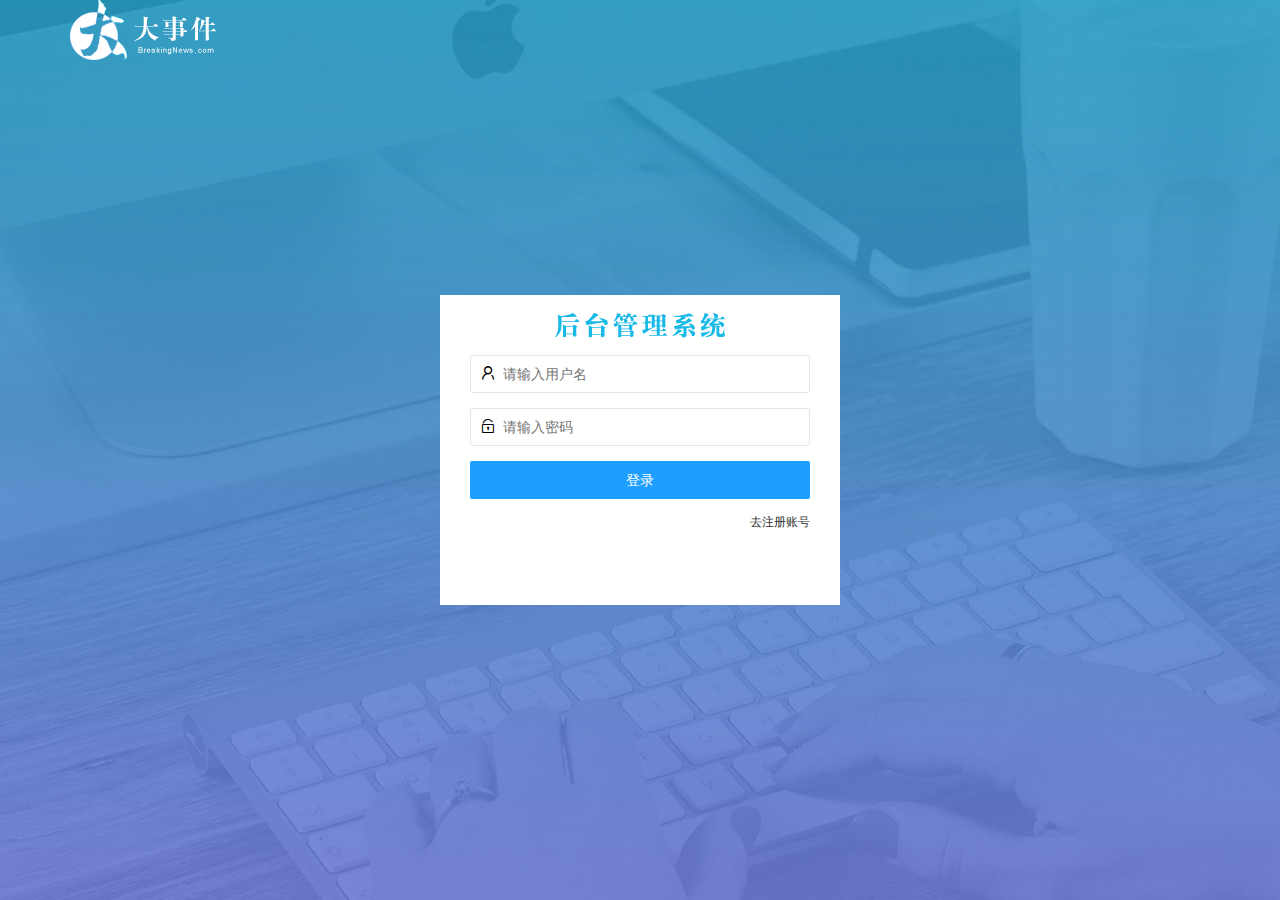
<file: login.html>
<!DOCTYPE html>
<html lang="en">

<head>
    <meta charset="UTF-8">
    <meta name="viewport" content="width=device-width, initial-scale=1.0">
    <title>大事件-登录/注册页面</title>
    <!-- 引入layui样式 -->
    <link rel="stylesheet" href="/assets/lib/layui/css/layui.css">
    <!-- 引入登录页面样式 -->
    <link rel="stylesheet" href="/assets/css/login.css">
</head>

<body>
    <!-- 顶部logo -->
    <div class="layui-main">
        <img src="/assets/images/logo.png" alt="">
    </div>
    <!-- 注册登录区域 -->
    <div class="loginAndRegBox">
        <!-- 登录注册标题 -->
        <div class="titleBox"></div>
            <!-- 登录区域 -->
            <div class="login-box">
                <!-- <h1>登录页面</h1> -->
                <form class="layui-form" id="form_login">
                    <!-- 用户名 -->
                    <div class="layui-form-item">
                        <i class="layui-icon layui-icon-username"></i>
                        <input type="text" name="username" required lay-verify="required" placeholder="请输入用户名"
                                autocomplete="off" class="layui-input">
                     </div>
                     <!-- 密码 -->
                    <div class="layui-form-item">
                        <i class="layui-icon layui-icon-password"></i>
                            <input type="text" name="password" required lay-verify="required|pwd" placeholder="请输入密码" autocomplete="off"
                                class="layui-input">
                    </div>
                    <!-- 登录按钮 -->
                    <div class="layui-form-item">
                        <button class="layui-btn layui-btn-fluid layui-btn-normal" lay-submit>登录</button>
                    </div>
                    <!-- a -->
                    <div class="layui-form-item links">
                        <a href="javascript:;" id="link_reg">去注册账号</a>
                    </div>
                </form>
            </div>
            <!-- 注册区域 -->
            <div class="reg-box">
                <!-- <h1>注册页面</h1> -->
                <form class="layui-form" id="form_reg">
                    <!-- 用户名 -->
                    <div class="layui-form-item">
                        <i class="layui-icon layui-icon-username"></i>
                        <input type="text" name="username" required lay-verify="required" placeholder="请输入用户名" autocomplete="off"
                            class="layui-input">
                    </div>
                    <!-- 密码 -->
                    <div class="layui-form-item">
                        <i class="layui-icon layui-icon-password"></i>
                        <input type="password" name="password" required lay-verify="required|pwd|repwd" placeholder="请输入密码" autocomplete="off"
                            class="layui-input">
                    </div>
                    <!-- 再次确认 -->
                    <div class="layui-form-item">
                        <i class="layui-icon layui-icon-password"></i>
                        <input type="password" name="repassword" required lay-verify="required|pwd|repwd" placeholder="请再次确认密码" autocomplete="off"
                            class="layui-input">
                    </div>
                    <!-- 注册按钮 -->
                    <div class="layui-form-item">
                        <button class="layui-btn layui-btn-fluid layui-btn-normal" lay-submit>注册</button>
                    </div>
                    <!-- a -->
                    <div class="layui-form-item links">
                        <a href="javascript:;" id="link_login">去登录</a>
                    </div>
                </form>
                
            </div>
       
    </div>
    <!-- 引入layui.all.js -->
    <script src="/assets/lib/layui/layui.all.js"></script>
    <!-- 引入jquery -->
    <script src="/assets/lib/jquery.js"></script>
    <!-- 引入baseAPI.js -->
    <script src="/assets/js/baseAPI.js"></script>
    <!-- 引入login.js -->
    <script src="/assets/js/login.js"></script>
</body>

</html>
</file>
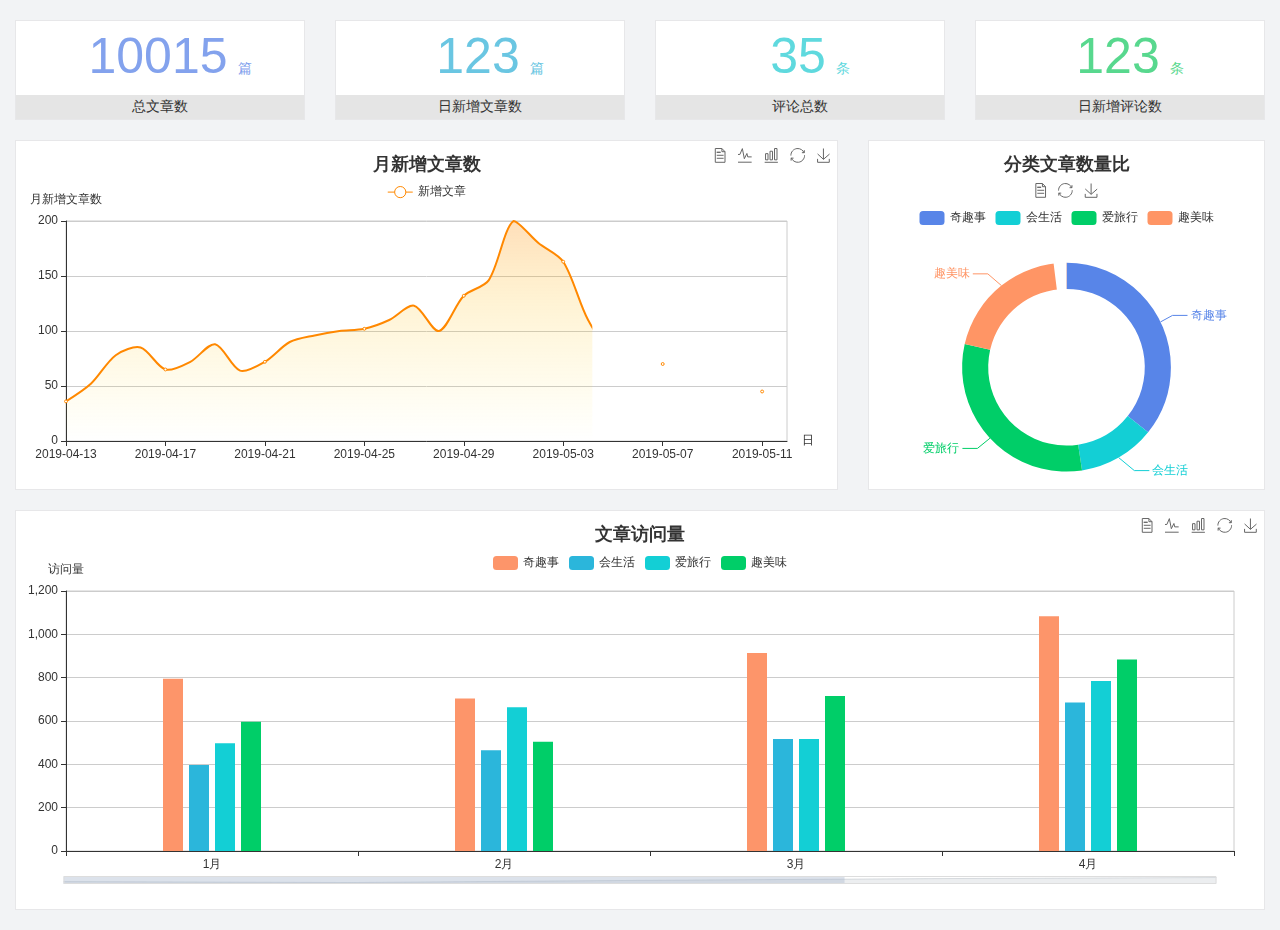
<file: home/dashboard.html>
<!DOCTYPE html>
<html lang="en">

<head>
  <meta charset="UTF-8">
  <meta name="viewport" content="width=device-width, initial-scale=1.0">
  <meta http-equiv="X-UA-Compatible" content="ie=edge">
  <title>图表统计</title>
  <link rel="stylesheet" href="../assets/lib/bootstrap.css" />
  <link rel="stylesheet" href="../assets/lib/main.css" />
  <script src="../assets/lib/jquery.js"></script>
  <script type="text/javascript" src="../assets/lib/echarts.min.js"></script>
</head>

<body>
  <div class="container-fluid">
    <div class="row spannel_list">
      <div class="col-sm-3 col-xs-6">
        <div class="spannel">
          <em>10015</em><span>篇</span>
          <b>总文章数</b>
        </div>
      </div>
      <div class="col-sm-3 col-xs-6">
        <div class="spannel scolor01">
          <em>123</em><span>篇</span>
          <b>日新增文章数</b>
        </div>
      </div>
      <div class="col-sm-3 col-xs-6">
        <div class="spannel scolor02">
          <em>35</em><span>条</span>
          <b>评论总数</b>
        </div>
      </div>
      <div class="col-sm-3 col-xs-6">
        <div class="spannel scolor03">
          <em>123</em><span>条</span>
          <b>日新增评论数</b>
        </div>
      </div>
    </div>
  </div>

  <div class="container-fluid">
    <div class="row curve-pie">
      <div class="col-lg-8 col-md-8">
        <div class="gragh_pannel" id="curve_show"></div>
      </div>
      <div class="col-lg-4 col-md-4">
        <div class="gragh_pannel" id="pie_show"></div>
      </div>
    </div>
  </div>

  <div class="container-fluid">
    <div class="column_pannel" id="column_show"></div>
  </div>

  <script>
    var oChart = echarts.init(document.getElementById('curve_show'));
    var aList_all = [
      { 'count': 36, 'date': '2019-04-13' },
      { 'count': 52, 'date': '2019-04-14' },
      { 'count': 78, 'date': '2019-04-15' },
      { 'count': 85, 'date': '2019-04-16' },
      { 'count': 65, 'date': '2019-04-17' },
      { 'count': 72, 'date': '2019-04-18' },
      { 'count': 88, 'date': '2019-04-19' },
      { 'count': 64, 'date': '2019-04-20' },
      { 'count': 72, 'date': '2019-04-21' },
      { 'count': 90, 'date': '2019-04-22' },
      { 'count': 96, 'date': '2019-04-23' },
      { 'count': 100, 'date': '2019-04-24' },
      { 'count': 102, 'date': '2019-04-25' },
      { 'count': 110, 'date': '2019-04-26' },
      { 'count': 123, 'date': '2019-04-27' },
      { 'count': 100, 'date': '2019-04-28' },
      { 'count': 132, 'date': '2019-04-29' },
      { 'count': 146, 'date': '2019-04-30' },
      { 'count': 200, 'date': '2019-05-01' },
      { 'count': 180, 'date': '2019-05-02' },
      { 'count': 163, 'date': '2019-05-03' },
      { 'count': 110, 'date': '2019-05-04' },
      { 'count': 80, 'date': '2019-05-05' },
      { 'count': 82, 'date': '2019-05-06' },
      { 'count': 70, 'date': '2019-05-07' },
      { 'count': 65, 'date': '2019-05-08' },
      { 'count': 54, 'date': '2019-05-09' },
      { 'count': 40, 'date': '2019-05-10' },
      { 'count': 45, 'date': '2019-05-11' },
      { 'count': 38, 'date': '2019-05-12' },
    ];

    let aCount = [];
    let aDate = [];

    for (var i = 0; i < aList_all.length; i++) {
      aCount.push(aList_all[i].count);
      aDate.push(aList_all[i].date);
    }

    var chartopt = {
      title: {
        text: '月新增文章数',
        left: 'center',
        top: '10'
      },
      tooltip: {
        trigger: 'axis'
      },
      legend: {
        data: ['新增文章'],
        top: '40'
      },
      toolbox: {
        show: true,
        feature: {
          mark: { show: true },
          dataView: { show: true, readOnly: false },
          magicType: { show: true, type: ['line', 'bar'] },
          restore: { show: true },
          saveAsImage: { show: true }
        }
      },
      calculable: true,
      xAxis: [
        {
          name: '日',
          type: 'category',
          boundaryGap: false,
          data: aDate
        }
      ],
      yAxis: [
        {
          name: '月新增文章数',
          type: 'value'
        }
      ],
      series: [
        {
          name: '新增文章',
          type: 'line',
          smooth: true,
          itemStyle: { normal: { areaStyle: { type: 'default' }, color: '#f80' }, lineStyle: { color: '#f80' } },
          data: aCount
        }],
      areaStyle: {
        normal: {
          color: new echarts.graphic.LinearGradient(0, 0, 0, 1, [{
            offset: 0,
            color: 'rgba(255,136,0,0.39)'
          }, {
            offset: .34,
            color: 'rgba(255,180,0,0.25)'
          }, {
            offset: 1,
            color: 'rgba(255,222,0,0.00)'
          }])

        }
      },
      grid: {
        show: true,
        x: 50,
        x2: 50,
        y: 80,
        height: 220
      }
    };

    oChart.setOption(chartopt);


    var oPie = echarts.init(document.getElementById('pie_show'));
    var oPieopt =
    {
      title: {
        top: 10,
        text: '分类文章数量比',
        x: 'center'
      },
      tooltip: {
        trigger: 'item',
        formatter: "{a} <br/>{b} : {c} ({d}%)"
      },
      color: ['#5885e8', '#13cfd5', '#00ce68', '#ff9565'],
      legend: {
        x: 'center',
        top: 65,
        data: ['奇趣事', '会生活', '爱旅行', '趣美味']
      },
      toolbox: {
        show: true,
        x: 'center',
        top: 35,
        feature: {
          mark: { show: true },
          dataView: { show: true, readOnly: false },
          magicType: {
            show: true,
            type: ['pie', 'funnel'],
            option: {
              funnel: {
                x: '25%',
                width: '50%',
                funnelAlign: 'left',
                max: 1548
              }
            }
          },
          restore: { show: true },
          saveAsImage: { show: true }
        }
      },
      calculable: true,
      series: [
        {
          name: '访问来源',
          type: 'pie',
          radius: ['45%', '60%'],
          center: ['50%', '65%'],
          data: [
            { value: 300, name: '奇趣事' },
            { value: 100, name: '会生活' },
            { value: 260, name: '爱旅行' },
            { value: 180, name: '趣美味' }
          ]
        }
      ]
    };
    oPie.setOption(oPieopt);



    var oColumn = this.echarts.init(document.getElementById('column_show'));
    var oColumnopt =
    {
      title: {
        text: '文章访问量',
        left: 'center',
        top: '10'
      },
      tooltip: {
        trigger: 'axis'
      },
      legend: {
        data: ['奇趣事', '会生活', '爱旅行', '趣美味'],
        top: '40'
      },
      toolbox: {
        show: true,
        feature: {
          mark: { show: true },
          dataView: { show: true, readOnly: false },
          magicType: { show: true, type: ['line', 'bar'] },
          restore: { show: true },
          saveAsImage: { show: true }
        }
      },
      calculable: true,
      xAxis: [
        {
          type: 'category',
          data: ['1月', '2月', '3月', '4月', '5月']
        }
      ],
      yAxis: [
        {
          name: '访问量',
          type: 'value'
        }
      ],
      series: [
        {
          name: '奇趣事',
          type: 'bar',
          barWidth: 20,
          itemStyle: {
            normal: { areaStyle: { type: 'default' }, color: '#fd956a' }
          },
          data: [800, 708, 920, 1090, 1200]
        },
        {
          name: '会生活',
          type: 'bar',
          barWidth: 20,
          itemStyle: {
            normal: { areaStyle: { type: 'default' }, color: '#2bb6db' }
          },
          data: [400, 468, 520, 690, 800]
        },
        {
          name: '爱旅行',
          type: 'bar',
          barWidth: 20,
          itemStyle: {
            normal: { areaStyle: { type: 'default' }, color: '#13cfd5' }
          },
          data: [500, 668, 520, 790, 900]
        },
        {
          name: '趣美味',
          type: 'bar',
          barWidth: 20,
          itemStyle: {
            normal: { areaStyle: { type: 'default' }, color: '#00ce68' }
          },
          data: [600, 508, 720, 890, 1000]
        }
      ],
      grid: {
        show: true,
        x: 50,
        x2: 30,
        y: 80,
        height: 260
      },
      dataZoom: [//给x轴设置滚动条
        {
          start: 0,//默认为0
          end: 100 - 1000 / 31,//默认为100
          type: 'slider',
          show: true,
          xAxisIndex: [0],
          handleSize: 0,//滑动条的 左右2个滑动条的大小
          height: 8,//组件高度
          left: 45, //左边的距离
          right: 50,//右边的距离
          bottom: 26,//右边的距离
          handleColor: '#ddd',//h滑动图标的颜色
          handleStyle: {
            borderColor: "#cacaca",
            borderWidth: "1",
            shadowBlur: 2,
            background: "#ddd",
            shadowColor: "#ddd",
          }
        }]
    };
    oColumn.setOption(oColumnopt);
  </script>
</body>

</html>
</file>
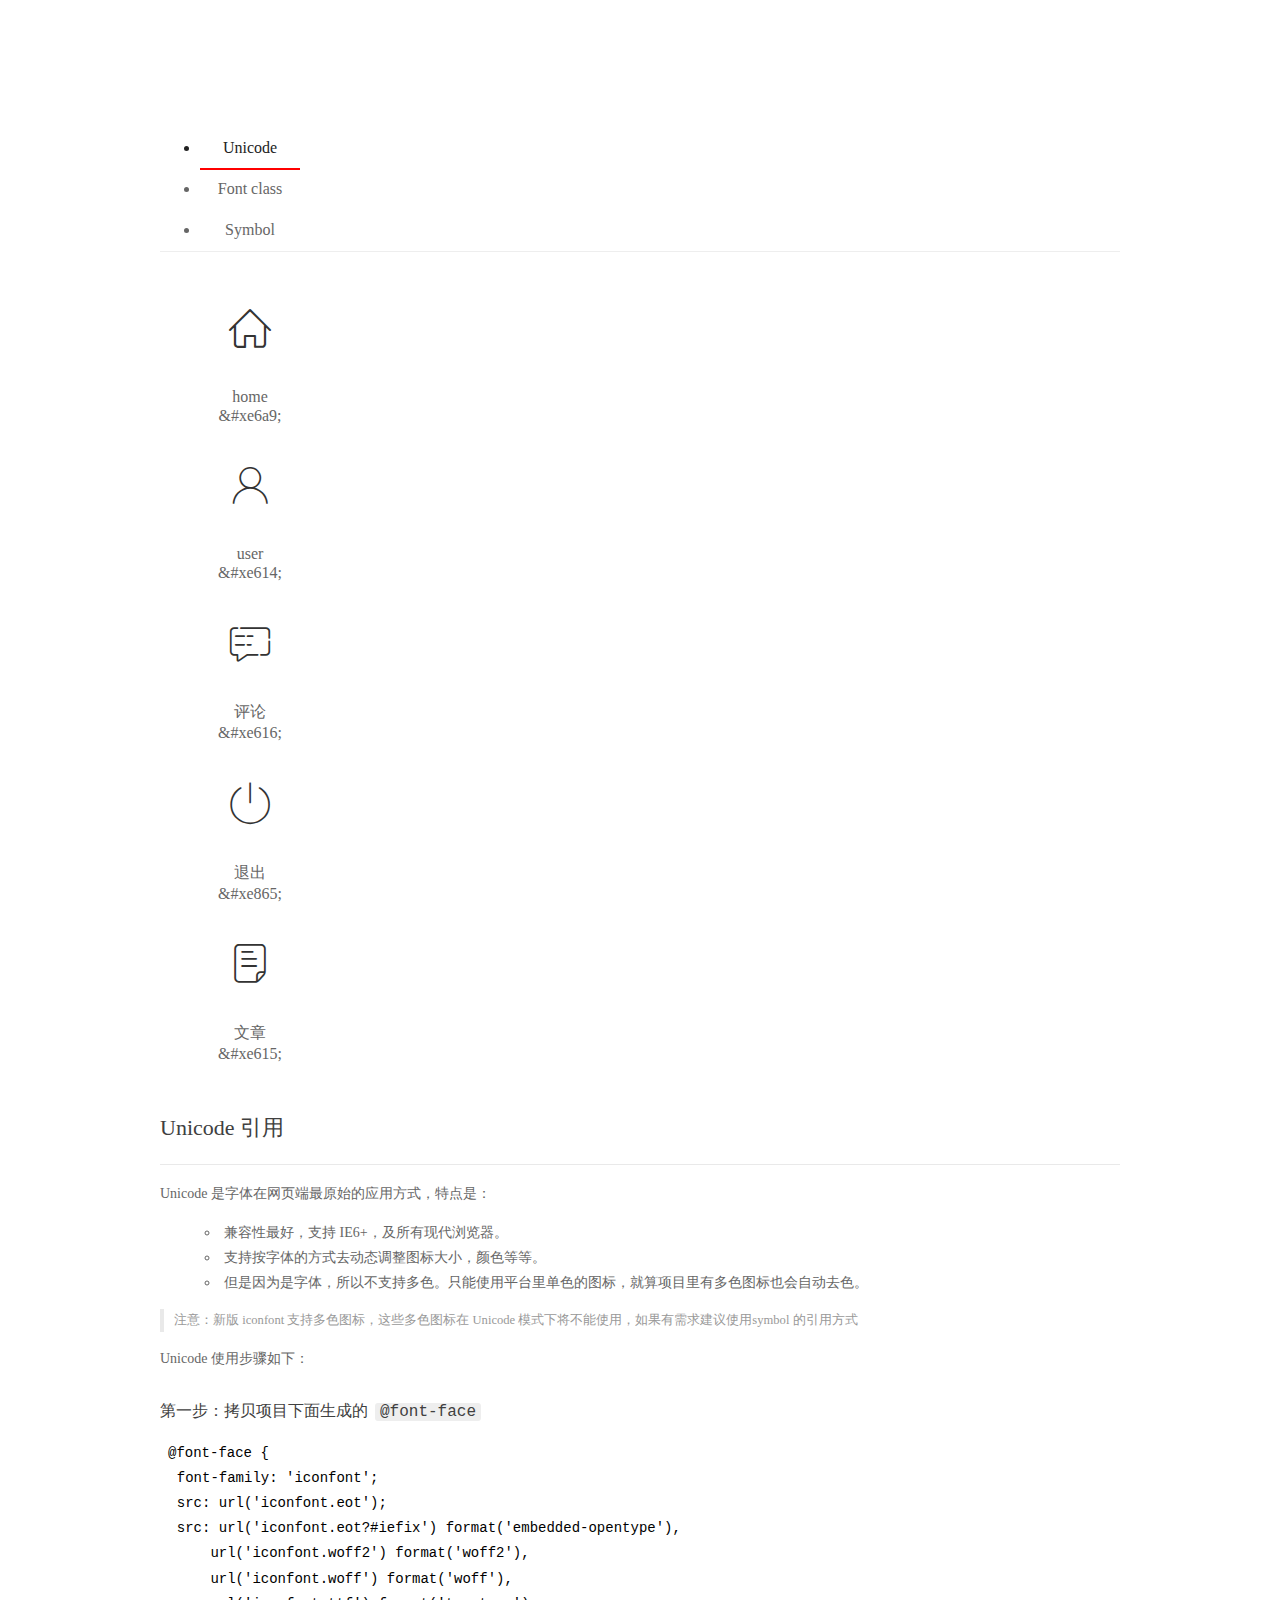
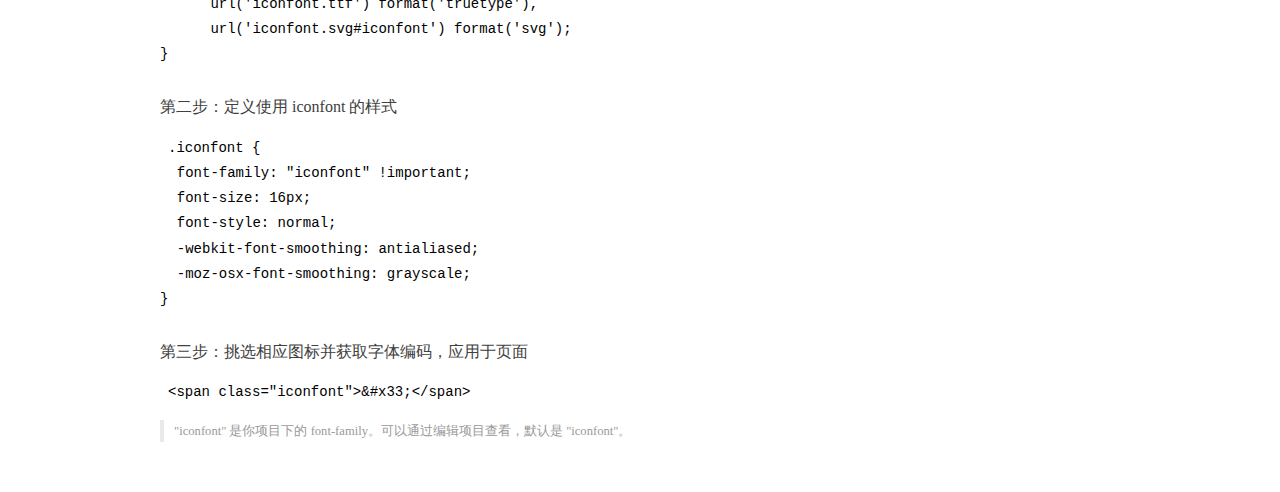
<file: assets/fonts/demo_index.html>
<!DOCTYPE html>
<html>
<head>
  <meta charset="utf-8"/>
  <title>IconFont Demo</title>
  <link rel="shortcut icon" href="https://gtms04.alicdn.com/tps/i4/TB1_oz6GVXXXXaFXpXXJDFnIXXX-64-64.ico" type="image/x-icon"/>
  <link rel="stylesheet" href="https://g.alicdn.com/thx/cube/1.3.2/cube.min.css">
  <link rel="stylesheet" href="demo.css">
  <link rel="stylesheet" href="iconfont.css">
  <script src="iconfont.js"></script>
  <!-- jQuery -->
  <script src="https://a1.alicdn.com/oss/uploads/2018/12/26/7bfddb60-08e8-11e9-9b04-53e73bb6408b.js"></script>
  <!-- 代码高亮 -->
  <script src="https://a1.alicdn.com/oss/uploads/2018/12/26/a3f714d0-08e6-11e9-8a15-ebf944d7534c.js"></script>
</head>
<body>
  <div class="main">
    <h1 class="logo"><a href="https://www.iconfont.cn/" title="iconfont 首页" target="_blank">&#xe86b;</a></h1>
    <div class="nav-tabs">
      <ul id="tabs" class="dib-box">
        <li class="dib active"><span>Unicode</span></li>
        <li class="dib"><span>Font class</span></li>
        <li class="dib"><span>Symbol</span></li>
      </ul>
      
    </div>
    <div class="tab-container">
      <div class="content unicode" style="display: block;">
          <ul class="icon_lists dib-box">
          
            <li class="dib">
              <span class="icon iconfont">&#xe6a9;</span>
                <div class="name">home</div>
                <div class="code-name">&amp;#xe6a9;</div>
              </li>
          
            <li class="dib">
              <span class="icon iconfont">&#xe614;</span>
                <div class="name">user</div>
                <div class="code-name">&amp;#xe614;</div>
              </li>
          
            <li class="dib">
              <span class="icon iconfont">&#xe616;</span>
                <div class="name">评论</div>
                <div class="code-name">&amp;#xe616;</div>
              </li>
          
            <li class="dib">
              <span class="icon iconfont">&#xe865;</span>
                <div class="name">退出</div>
                <div class="code-name">&amp;#xe865;</div>
              </li>
          
            <li class="dib">
              <span class="icon iconfont">&#xe615;</span>
                <div class="name">文章</div>
                <div class="code-name">&amp;#xe615;</div>
              </li>
          
          </ul>
          <div class="article markdown">
          <h2 id="unicode-">Unicode 引用</h2>
          <hr>

          <p>Unicode 是字体在网页端最原始的应用方式，特点是：</p>
          <ul>
            <li>兼容性最好，支持 IE6+，及所有现代浏览器。</li>
            <li>支持按字体的方式去动态调整图标大小，颜色等等。</li>
            <li>但是因为是字体，所以不支持多色。只能使用平台里单色的图标，就算项目里有多色图标也会自动去色。</li>
          </ul>
          <blockquote>
            <p>注意：新版 iconfont 支持多色图标，这些多色图标在 Unicode 模式下将不能使用，如果有需求建议使用symbol 的引用方式</p>
          </blockquote>
          <p>Unicode 使用步骤如下：</p>
          <h3 id="-font-face">第一步：拷贝项目下面生成的 <code>@font-face</code></h3>
<pre><code class="language-css"
>@font-face {
  font-family: 'iconfont';
  src: url('iconfont.eot');
  src: url('iconfont.eot?#iefix') format('embedded-opentype'),
      url('iconfont.woff2') format('woff2'),
      url('iconfont.woff') format('woff'),
      url('iconfont.ttf') format('truetype'),
      url('iconfont.svg#iconfont') format('svg');
}
</code></pre>
          <h3 id="-iconfont-">第二步：定义使用 iconfont 的样式</h3>
<pre><code class="language-css"
>.iconfont {
  font-family: "iconfont" !important;
  font-size: 16px;
  font-style: normal;
  -webkit-font-smoothing: antialiased;
  -moz-osx-font-smoothing: grayscale;
}
</code></pre>
          <h3 id="-">第三步：挑选相应图标并获取字体编码，应用于页面</h3>
<pre>
<code class="language-html"
>&lt;span class="iconfont"&gt;&amp;#x33;&lt;/span&gt;
</code></pre>
          <blockquote>
            <p>"iconfont" 是你项目下的 font-family。可以通过编辑项目查看，默认是 "iconfont"。</p>
          </blockquote>
          </div>
      </div>
      <div class="content font-class">
        <ul class="icon_lists dib-box">
          
          <li class="dib">
            <span class="icon iconfont icon-home"></span>
            <div class="name">
              home
            </div>
            <div class="code-name">.icon-home
            </div>
          </li>
          
          <li class="dib">
            <span class="icon iconfont icon-user"></span>
            <div class="name">
              user
            </div>
            <div class="code-name">.icon-user
            </div>
          </li>
          
          <li class="dib">
            <span class="icon iconfont icon-pinglun"></span>
            <div class="name">
              评论
            </div>
            <div class="code-name">.icon-pinglun
            </div>
          </li>
          
          <li class="dib">
            <span class="icon iconfont icon-tuichu"></span>
            <div class="name">
              退出
            </div>
            <div class="code-name">.icon-tuichu
            </div>
          </li>
          
          <li class="dib">
            <span class="icon iconfont icon-16"></span>
            <div class="name">
              文章
            </div>
            <div class="code-name">.icon-16
            </div>
          </li>
          
        </ul>
        <div class="article markdown">
        <h2 id="font-class-">font-class 引用</h2>
        <hr>

        <p>font-class 是 Unicode 使用方式的一种变种，主要是解决 Unicode 书写不直观，语意不明确的问题。</p>
        <p>与 Unicode 使用方式相比，具有如下特点：</p>
        <ul>
          <li>兼容性良好，支持 IE8+，及所有现代浏览器。</li>
          <li>相比于 Unicode 语意明确，书写更直观。可以很容易分辨这个 icon 是什么。</li>
          <li>因为使用 class 来定义图标，所以当要替换图标时，只需要修改 class 里面的 Unicode 引用。</li>
          <li>不过因为本质上还是使用的字体，所以多色图标还是不支持的。</li>
        </ul>
        <p>使用步骤如下：</p>
        <h3 id="-fontclass-">第一步：引入项目下面生成的 fontclass 代码：</h3>
<pre><code class="language-html">&lt;link rel="stylesheet" href="./iconfont.css"&gt;
</code></pre>
        <h3 id="-">第二步：挑选相应图标并获取类名，应用于页面：</h3>
<pre><code class="language-html">&lt;span class="iconfont icon-xxx"&gt;&lt;/span&gt;
</code></pre>
        <blockquote>
          <p>"
            iconfont" 是你项目下的 font-family。可以通过编辑项目查看，默认是 "iconfont"。</p>
        </blockquote>
      </div>
      </div>
      <div class="content symbol">
          <ul class="icon_lists dib-box">
          
            <li class="dib">
                <svg class="icon svg-icon" aria-hidden="true">
                  <use xlink:href="#icon-home"></use>
                </svg>
                <div class="name">home</div>
                <div class="code-name">#icon-home</div>
            </li>
          
            <li class="dib">
                <svg class="icon svg-icon" aria-hidden="true">
                  <use xlink:href="#icon-user"></use>
                </svg>
                <div class="name">user</div>
                <div class="code-name">#icon-user</div>
            </li>
          
            <li class="dib">
                <svg class="icon svg-icon" aria-hidden="true">
                  <use xlink:href="#icon-pinglun"></use>
                </svg>
                <div class="name">评论</div>
                <div class="code-name">#icon-pinglun</div>
            </li>
          
            <li class="dib">
                <svg class="icon svg-icon" aria-hidden="true">
                  <use xlink:href="#icon-tuichu"></use>
                </svg>
                <div class="name">退出</div>
                <div class="code-name">#icon-tuichu</div>
            </li>
          
            <li class="dib">
                <svg class="icon svg-icon" aria-hidden="true">
                  <use xlink:href="#icon-16"></use>
                </svg>
                <div class="name">文章</div>
                <div class="code-name">#icon-16</div>
            </li>
          
          </ul>
          <div class="article markdown">
          <h2 id="symbol-">Symbol 引用</h2>
          <hr>

          <p>这是一种全新的使用方式，应该说这才是未来的主流，也是平台目前推荐的用法。相关介绍可以参考这篇<a href="">文章</a>
            这种用法其实是做了一个 SVG 的集合，与另外两种相比具有如下特点：</p>
          <ul>
            <li>支持多色图标了，不再受单色限制。</li>
            <li>通过一些技巧，支持像字体那样，通过 <code>font-size</code>, <code>color</code> 来调整样式。</li>
            <li>兼容性较差，支持 IE9+，及现代浏览器。</li>
            <li>浏览器渲染 SVG 的性能一般，还不如 png。</li>
          </ul>
          <p>使用步骤如下：</p>
          <h3 id="-symbol-">第一步：引入项目下面生成的 symbol 代码：</h3>
<pre><code class="language-html">&lt;script src="./iconfont.js"&gt;&lt;/script&gt;
</code></pre>
          <h3 id="-css-">第二步：加入通用 CSS 代码（引入一次就行）：</h3>
<pre><code class="language-html">&lt;style&gt;
.icon {
  width: 1em;
  height: 1em;
  vertical-align: -0.15em;
  fill: currentColor;
  overflow: hidden;
}
&lt;/style&gt;
</code></pre>
          <h3 id="-">第三步：挑选相应图标并获取类名，应用于页面：</h3>
<pre><code class="language-html">&lt;svg class="icon" aria-hidden="true"&gt;
  &lt;use xlink:href="#icon-xxx"&gt;&lt;/use&gt;
&lt;/svg&gt;
</code></pre>
          </div>
      </div>

    </div>
  </div>
  <script>
  $(document).ready(function () {
      $('.tab-container .content:first').show()

      $('#tabs li').click(function (e) {
        var tabContent = $('.tab-container .content')
        var index = $(this).index()

        if ($(this).hasClass('active')) {
          return
        } else {
          $('#tabs li').removeClass('active')
          $(this).addClass('active')

          tabContent.hide().eq(index).fadeIn()
        }
      })
    })
  </script>
</body>
</html>
</file>
<file: assets/lib/layui/css/layui.css>
/** layui-v2.5.5 MIT License By https://www.layui.com */
 .layui-inline,img{display:inline-block;vertical-align:middle}h1,h2,h3,h4,h5,h6{font-weight:400}.layui-edge,.layui-header,.layui-inline,.layui-main{position:relative}.layui-body,.layui-edge,.layui-elip{overflow:hidden}.layui-btn,.layui-edge,.layui-inline,img{vertical-align:middle}.layui-btn,.layui-disabled,.layui-icon,.layui-unselect{-moz-user-select:none;-webkit-user-select:none;-ms-user-select:none}.layui-elip,.layui-form-checkbox span,.layui-form-pane .layui-form-label{text-overflow:ellipsis;white-space:nowrap}.layui-breadcrumb,.layui-tree-btnGroup{visibility:hidden}blockquote,body,button,dd,div,dl,dt,form,h1,h2,h3,h4,h5,h6,input,li,ol,p,pre,td,textarea,th,ul{margin:0;padding:0;-webkit-tap-highlight-color:rgba(0,0,0,0)}a:active,a:hover{outline:0}img{border:none}li{list-style:none}table{border-collapse:collapse;border-spacing:0}h4,h5,h6{font-size:100%}button,input,optgroup,option,select,textarea{font-family:inherit;font-size:inherit;font-style:inherit;font-weight:inherit;outline:0}pre{white-space:pre-wrap;white-space:-moz-pre-wrap;white-space:-pre-wrap;white-space:-o-pre-wrap;word-wrap:break-word}body{line-height:24px;font:14px Helvetica Neue,Helvetica,PingFang SC,Tahoma,Arial,sans-serif}hr{height:1px;margin:10px 0;border:0;clear:both}a{color:#333;text-decoration:none}a:hover{color:#777}a cite{font-style:normal;*cursor:pointer}.layui-border-box,.layui-border-box *{box-sizing:border-box}.layui-box,.layui-box *{box-sizing:content-box}.layui-clear{clear:both;*zoom:1}.layui-clear:after{content:'\20';clear:both;*zoom:1;display:block;height:0}.layui-inline{*display:inline;*zoom:1}.layui-edge{display:inline-block;width:0;height:0;border-width:6px;border-style:dashed;border-color:transparent}.layui-edge-top{top:-4px;border-bottom-color:#999;border-bottom-style:solid}.layui-edge-right{border-left-color:#999;border-left-style:solid}.layui-edge-bottom{top:2px;border-top-color:#999;border-top-style:solid}.layui-edge-left{border-right-color:#999;border-right-style:solid}.layui-disabled,.layui-disabled:hover{color:#d2d2d2!important;cursor:not-allowed!important}.layui-circle{border-radius:100%}.layui-show{display:block!important}.layui-hide{display:none!important}@font-face{font-family:layui-icon;src:url(../font/iconfont.eot?v=250);src:url(../font/iconfont.eot?v=250#iefix) format('embedded-opentype'),url(../font/iconfont.woff2?v=250) format('woff2'),url(../font/iconfont.woff?v=250) format('woff'),url(../font/iconfont.ttf?v=250) format('truetype'),url(../font/iconfont.svg?v=250#layui-icon) format('svg')}.layui-icon{font-family:layui-icon!important;font-size:16px;font-style:normal;-webkit-font-smoothing:antialiased;-moz-osx-font-smoothing:grayscale}.layui-icon-reply-fill:before{content:"\e611"}.layui-icon-set-fill:before{content:"\e614"}.layui-icon-menu-fill:before{content:"\e60f"}.layui-icon-search:before{content:"\e615"}.layui-icon-share:before{content:"\e641"}.layui-icon-set-sm:before{content:"\e620"}.layui-icon-engine:before{content:"\e628"}.layui-icon-close:before{content:"\1006"}.layui-icon-close-fill:before{content:"\1007"}.layui-icon-chart-screen:before{content:"\e629"}.layui-icon-star:before{content:"\e600"}.layui-icon-circle-dot:before{content:"\e617"}.layui-icon-chat:before{content:"\e606"}.layui-icon-release:before{content:"\e609"}.layui-icon-list:before{content:"\e60a"}.layui-icon-chart:before{content:"\e62c"}.layui-icon-ok-circle:before{content:"\1005"}.layui-icon-layim-theme:before{content:"\e61b"}.layui-icon-table:before{content:"\e62d"}.layui-icon-right:before{content:"\e602"}.layui-icon-left:before{content:"\e603"}.layui-icon-cart-simple:before{content:"\e698"}.layui-icon-face-cry:before{content:"\e69c"}.layui-icon-face-smile:before{content:"\e6af"}.layui-icon-survey:before{content:"\e6b2"}.layui-icon-tree:before{content:"\e62e"}.layui-icon-upload-circle:before{content:"\e62f"}.layui-icon-add-circle:before{content:"\e61f"}.layui-icon-download-circle:before{content:"\e601"}.layui-icon-templeate-1:before{content:"\e630"}.layui-icon-util:before{content:"\e631"}.layui-icon-face-surprised:before{content:"\e664"}.layui-icon-edit:before{content:"\e642"}.layui-icon-speaker:before{content:"\e645"}.layui-icon-down:before{content:"\e61a"}.layui-icon-file:before{content:"\e621"}.layui-icon-layouts:before{content:"\e632"}.layui-icon-rate-half:before{content:"\e6c9"}.layui-icon-add-circle-fine:before{content:"\e608"}.layui-icon-prev-circle:before{content:"\e633"}.layui-icon-read:before{content:"\e705"}.layui-icon-404:before{content:"\e61c"}.layui-icon-carousel:before{content:"\e634"}.layui-icon-help:before{content:"\e607"}.layui-icon-code-circle:before{content:"\e635"}.layui-icon-water:before{content:"\e636"}.layui-icon-username:before{content:"\e66f"}.layui-icon-find-fill:before{content:"\e670"}.layui-icon-about:before{content:"\e60b"}.layui-icon-location:before{content:"\e715"}.layui-icon-up:before{content:"\e619"}.layui-icon-pause:before{content:"\e651"}.layui-icon-date:before{content:"\e637"}.layui-icon-layim-uploadfile:before{content:"\e61d"}.layui-icon-delete:before{content:"\e640"}.layui-icon-play:before{content:"\e652"}.layui-icon-top:before{content:"\e604"}.layui-icon-friends:before{content:"\e612"}.layui-icon-refresh-3:before{content:"\e9aa"}.layui-icon-ok:before{content:"\e605"}.layui-icon-layer:before{content:"\e638"}.layui-icon-face-smile-fine:before{content:"\e60c"}.layui-icon-dollar:before{content:"\e659"}.layui-icon-group:before{content:"\e613"}.layui-icon-layim-download:before{content:"\e61e"}.layui-icon-picture-fine:before{content:"\e60d"}.layui-icon-link:before{content:"\e64c"}.layui-icon-diamond:before{content:"\e735"}.layui-icon-log:before{content:"\e60e"}.layui-icon-rate-solid:before{content:"\e67a"}.layui-icon-fonts-del:before{content:"\e64f"}.layui-icon-unlink:before{content:"\e64d"}.layui-icon-fonts-clear:before{content:"\e639"}.layui-icon-triangle-r:before{content:"\e623"}.layui-icon-circle:before{content:"\e63f"}.layui-icon-radio:before{content:"\e643"}.layui-icon-align-center:before{content:"\e647"}.layui-icon-align-right:before{content:"\e648"}.layui-icon-align-left:before{content:"\e649"}.layui-icon-loading-1:before{content:"\e63e"}.layui-icon-return:before{content:"\e65c"}.layui-icon-fonts-strong:before{content:"\e62b"}.layui-icon-upload:before{content:"\e67c"}.layui-icon-dialogue:before{content:"\e63a"}.layui-icon-video:before{content:"\e6ed"}.layui-icon-headset:before{content:"\e6fc"}.layui-icon-cellphone-fine:before{content:"\e63b"}.layui-icon-add-1:before{content:"\e654"}.layui-icon-face-smile-b:before{content:"\e650"}.layui-icon-fonts-html:before{content:"\e64b"}.layui-icon-form:before{content:"\e63c"}.layui-icon-cart:before{content:"\e657"}.layui-icon-camera-fill:before{content:"\e65d"}.layui-icon-tabs:before{content:"\e62a"}.layui-icon-fonts-code:before{content:"\e64e"}.layui-icon-fire:before{content:"\e756"}.layui-icon-set:before{content:"\e716"}.layui-icon-fonts-u:before{content:"\e646"}.layui-icon-triangle-d:before{content:"\e625"}.layui-icon-tips:before{content:"\e702"}.layui-icon-picture:before{content:"\e64a"}.layui-icon-more-vertical:before{content:"\e671"}.layui-icon-flag:before{content:"\e66c"}.layui-icon-loading:before{content:"\e63d"}.layui-icon-fonts-i:before{content:"\e644"}.layui-icon-refresh-1:before{content:"\e666"}.layui-icon-rmb:before{content:"\e65e"}.layui-icon-home:before{content:"\e68e"}.layui-icon-user:before{content:"\e770"}.layui-icon-notice:before{content:"\e667"}.layui-icon-login-weibo:before{content:"\e675"}.layui-icon-voice:before{content:"\e688"}.layui-icon-upload-drag:before{content:"\e681"}.layui-icon-login-qq:before{content:"\e676"}.layui-icon-snowflake:before{content:"\e6b1"}.layui-icon-file-b:before{content:"\e655"}.layui-icon-template:before{content:"\e663"}.layui-icon-auz:before{content:"\e672"}.layui-icon-console:before{content:"\e665"}.layui-icon-app:before{content:"\e653"}.layui-icon-prev:before{content:"\e65a"}.layui-icon-website:before{content:"\e7ae"}.layui-icon-next:before{content:"\e65b"}.layui-icon-component:before{content:"\e857"}.layui-icon-more:before{content:"\e65f"}.layui-icon-login-wechat:before{content:"\e677"}.layui-icon-shrink-right:before{content:"\e668"}.layui-icon-spread-left:before{content:"\e66b"}.layui-icon-camera:before{content:"\e660"}.layui-icon-note:before{content:"\e66e"}.layui-icon-refresh:before{content:"\e669"}.layui-icon-female:before{content:"\e661"}.layui-icon-male:before{content:"\e662"}.layui-icon-password:before{content:"\e673"}.layui-icon-senior:before{content:"\e674"}.layui-icon-theme:before{content:"\e66a"}.layui-icon-tread:before{content:"\e6c5"}.layui-icon-praise:before{content:"\e6c6"}.layui-icon-star-fill:before{content:"\e658"}.layui-icon-rate:before{content:"\e67b"}.layui-icon-template-1:before{content:"\e656"}.layui-icon-vercode:before{content:"\e679"}.layui-icon-cellphone:before{content:"\e678"}.layui-icon-screen-full:before{content:"\e622"}.layui-icon-screen-restore:before{content:"\e758"}.layui-icon-cols:before{content:"\e610"}.layui-icon-export:before{content:"\e67d"}.layui-icon-print:before{content:"\e66d"}.layui-icon-slider:before{content:"\e714"}.layui-icon-addition:before{content:"\e624"}.layui-icon-subtraction:before{content:"\e67e"}.layui-icon-service:before{content:"\e626"}.layui-icon-transfer:before{content:"\e691"}.layui-main{width:1140px;margin:0 auto}.layui-header{z-index:1000;height:60px}.layui-header a:hover{transition:all .5s;-webkit-transition:all .5s}.layui-side{position:fixed;left:0;top:0;bottom:0;z-index:999;width:200px;overflow-x:hidden}.layui-side-scroll{position:relative;width:220px;height:100%;overflow-x:hidden}.layui-body{position:absolute;left:200px;right:0;top:0;bottom:0;z-index:998;width:auto;overflow-y:auto;box-sizing:border-box}.layui-layout-body{overflow:hidden}.layui-layout-admin .layui-header{background-color:#23262E}.layui-layout-admin .layui-side{top:60px;width:200px;overflow-x:hidden}.layui-layout-admin .layui-body{position:fixed;top:60px;bottom:44px}.layui-layout-admin .layui-main{width:auto;margin:0 15px}.layui-layout-admin .layui-footer{position:fixed;left:200px;right:0;bottom:0;height:44px;line-height:44px;padding:0 15px;background-color:#eee}.layui-layout-admin .layui-logo{position:absolute;left:0;top:0;width:200px;height:100%;line-height:60px;text-align:center;color:#009688;font-size:16px}.layui-layout-admin .layui-header .layui-nav{background:0 0}.layui-layout-left{position:absolute!important;left:200px;top:0}.layui-layout-right{position:absolute!important;right:0;top:0}.layui-container{position:relative;margin:0 auto;padding:0 15px;box-sizing:border-box}.layui-fluid{position:relative;margin:0 auto;padding:0 15px}.layui-row:after,.layui-row:before{content:'';display:block;clear:both}.layui-col-lg1,.layui-col-lg10,.layui-col-lg11,.layui-col-lg12,.layui-col-lg2,.layui-col-lg3,.layui-col-lg4,.layui-col-lg5,.layui-col-lg6,.layui-col-lg7,.layui-col-lg8,.layui-col-lg9,.layui-col-md1,.layui-col-md10,.layui-col-md11,.layui-col-md12,.layui-col-md2,.layui-col-md3,.layui-col-md4,.layui-col-md5,.layui-col-md6,.layui-col-md7,.layui-col-md8,.layui-col-md9,.layui-col-sm1,.layui-col-sm10,.layui-col-sm11,.layui-col-sm12,.layui-col-sm2,.layui-col-sm3,.layui-col-sm4,.layui-col-sm5,.layui-col-sm6,.layui-col-sm7,.layui-col-sm8,.layui-col-sm9,.layui-col-xs1,.layui-col-xs10,.layui-col-xs11,.layui-col-xs12,.layui-col-xs2,.layui-col-xs3,.layui-col-xs4,.layui-col-xs5,.layui-col-xs6,.layui-col-xs7,.layui-col-xs8,.layui-col-xs9{position:relative;display:block;box-sizing:border-box}.layui-col-xs1,.layui-col-xs10,.layui-col-xs11,.layui-col-xs12,.layui-col-xs2,.layui-col-xs3,.layui-col-xs4,.layui-col-xs5,.layui-col-xs6,.layui-col-xs7,.layui-col-xs8,.layui-col-xs9{float:left}.layui-col-xs1{width:8.33333333%}.layui-col-xs2{width:16.66666667%}.layui-col-xs3{width:25%}.layui-col-xs4{width:33.33333333%}.layui-col-xs5{width:41.66666667%}.layui-col-xs6{width:50%}.layui-col-xs7{width:58.33333333%}.layui-col-xs8{width:66.66666667%}.layui-col-xs9{width:75%}.layui-col-xs10{width:83.33333333%}.layui-col-xs11{width:91.66666667%}.layui-col-xs12{width:100%}.layui-col-xs-offset1{margin-left:8.33333333%}.layui-col-xs-offset2{margin-left:16.66666667%}.layui-col-xs-offset3{margin-left:25%}.layui-col-xs-offset4{margin-left:33.33333333%}.layui-col-xs-offset5{margin-left:41.66666667%}.layui-col-xs-offset6{margin-left:50%}.layui-col-xs-offset7{margin-left:58.33333333%}.layui-col-xs-offset8{margin-left:66.66666667%}.layui-col-xs-offset9{margin-left:75%}.layui-col-xs-offset10{margin-left:83.33333333%}.layui-col-xs-offset11{margin-left:91.66666667%}.layui-col-xs-offset12{margin-left:100%}@media screen and (max-width:768px){.layui-hide-xs{display:none!important}.layui-show-xs-block{display:block!important}.layui-show-xs-inline{display:inline!important}.layui-show-xs-inline-block{display:inline-block!important}}@media screen and (min-width:768px){.layui-container{width:750px}.layui-hide-sm{display:none!important}.layui-show-sm-block{display:block!important}.layui-show-sm-inline{display:inline!important}.layui-show-sm-inline-block{display:inline-block!important}.layui-col-sm1,.layui-col-sm10,.layui-col-sm11,.layui-col-sm12,.layui-col-sm2,.layui-col-sm3,.layui-col-sm4,.layui-col-sm5,.layui-col-sm6,.layui-col-sm7,.layui-col-sm8,.layui-col-sm9{float:left}.layui-col-sm1{width:8.33333333%}.layui-col-sm2{width:16.66666667%}.layui-col-sm3{width:25%}.layui-col-sm4{width:33.33333333%}.layui-col-sm5{width:41.66666667%}.layui-col-sm6{width:50%}.layui-col-sm7{width:58.33333333%}.layui-col-sm8{width:66.66666667%}.layui-col-sm9{width:75%}.layui-col-sm10{width:83.33333333%}.layui-col-sm11{width:91.66666667%}.layui-col-sm12{width:100%}.layui-col-sm-offset1{margin-left:8.33333333%}.layui-col-sm-offset2{margin-left:16.66666667%}.layui-col-sm-offset3{margin-left:25%}.layui-col-sm-offset4{margin-left:33.33333333%}.layui-col-sm-offset5{margin-left:41.66666667%}.layui-col-sm-offset6{margin-left:50%}.layui-col-sm-offset7{margin-left:58.33333333%}.layui-col-sm-offset8{margin-left:66.66666667%}.layui-col-sm-offset9{margin-left:75%}.layui-col-sm-offset10{margin-left:83.33333333%}.layui-col-sm-offset11{margin-left:91.66666667%}.layui-col-sm-offset12{margin-left:100%}}@media screen and (min-width:992px){.layui-container{width:970px}.layui-hide-md{display:none!important}.layui-show-md-block{display:block!important}.layui-show-md-inline{display:inline!important}.layui-show-md-inline-block{display:inline-block!important}.layui-col-md1,.layui-col-md10,.layui-col-md11,.layui-col-md12,.layui-col-md2,.layui-col-md3,.layui-col-md4,.layui-col-md5,.layui-col-md6,.layui-col-md7,.layui-col-md8,.layui-col-md9{float:left}.layui-col-md1{width:8.33333333%}.layui-col-md2{width:16.66666667%}.layui-col-md3{width:25%}.layui-col-md4{width:33.33333333%}.layui-col-md5{width:41.66666667%}.layui-col-md6{width:50%}.layui-col-md7{width:58.33333333%}.layui-col-md8{width:66.66666667%}.layui-col-md9{width:75%}.layui-col-md10{width:83.33333333%}.layui-col-md11{width:91.66666667%}.layui-col-md12{width:100%}.layui-col-md-offset1{margin-left:8.33333333%}.layui-col-md-offset2{margin-left:16.66666667%}.layui-col-md-offset3{margin-left:25%}.layui-col-md-offset4{margin-left:33.33333333%}.layui-col-md-offset5{margin-left:41.66666667%}.layui-col-md-offset6{margin-left:50%}.layui-col-md-offset7{margin-left:58.33333333%}.layui-col-md-offset8{margin-left:66.66666667%}.layui-col-md-offset9{margin-left:75%}.layui-col-md-offset10{margin-left:83.33333333%}.layui-col-md-offset11{margin-left:91.66666667%}.layui-col-md-offset12{margin-left:100%}}@media screen and (min-width:1200px){.layui-container{width:1170px}.layui-hide-lg{display:none!important}.layui-show-lg-block{display:block!important}.layui-show-lg-inline{display:inline!important}.layui-show-lg-inline-block{display:inline-block!important}.layui-col-lg1,.layui-col-lg10,.layui-col-lg11,.layui-col-lg12,.layui-col-lg2,.layui-col-lg3,.layui-col-lg4,.layui-col-lg5,.layui-col-lg6,.layui-col-lg7,.layui-col-lg8,.layui-col-lg9{float:left}.layui-col-lg1{width:8.33333333%}.layui-col-lg2{width:16.66666667%}.layui-col-lg3{width:25%}.layui-col-lg4{width:33.33333333%}.layui-col-lg5{width:41.66666667%}.layui-col-lg6{width:50%}.layui-col-lg7{width:58.33333333%}.layui-col-lg8{width:66.66666667%}.layui-col-lg9{width:75%}.layui-col-lg10{width:83.33333333%}.layui-col-lg11{width:91.66666667%}.layui-col-lg12{width:100%}.layui-col-lg-offset1{margin-left:8.33333333%}.layui-col-lg-offset2{margin-left:16.66666667%}.layui-col-lg-offset3{margin-left:25%}.layui-col-lg-offset4{margin-left:33.33333333%}.layui-col-lg-offset5{margin-left:41.66666667%}.layui-col-lg-offset6{margin-left:50%}.layui-col-lg-offset7{margin-left:58.33333333%}.layui-col-lg-offset8{margin-left:66.66666667%}.layui-col-lg-offset9{margin-left:75%}.layui-col-lg-offset10{margin-left:83.33333333%}.layui-col-lg-offset11{margin-left:91.66666667%}.layui-col-lg-offset12{margin-left:100%}}.layui-col-space1{margin:-.5px}.layui-col-space1>*{padding:.5px}.layui-col-space3{margin:-1.5px}.layui-col-space3>*{padding:1.5px}.layui-col-space5{margin:-2.5px}.layui-col-space5>*{padding:2.5px}.layui-col-space8{margin:-3.5px}.layui-col-space8>*{padding:3.5px}.layui-col-space10{margin:-5px}.layui-col-space10>*{padding:5px}.layui-col-space12{margin:-6px}.layui-col-space12>*{padding:6px}.layui-col-space15{margin:-7.5px}.layui-col-space15>*{padding:7.5px}.layui-col-space18{margin:-9px}.layui-col-space18>*{padding:9px}.layui-col-space20{margin:-10px}.layui-col-space20>*{padding:10px}.layui-col-space22{margin:-11px}.layui-col-space22>*{padding:11px}.layui-col-space25{margin:-12.5px}.layui-col-space25>*{padding:12.5px}.layui-col-space30{margin:-15px}.layui-col-space30>*{padding:15px}.layui-btn,.layui-input,.layui-select,.layui-textarea,.layui-upload-button{outline:0;-webkit-appearance:none;transition:all .3s;-webkit-transition:all .3s;box-sizing:border-box}.layui-elem-quote{margin-bottom:10px;padding:15px;line-height:22px;border-left:5px solid #009688;border-radius:0 2px 2px 0;background-color:#f2f2f2}.layui-quote-nm{border-style:solid;border-width:1px 1px 1px 5px;background:0 0}.layui-elem-field{margin-bottom:10px;padding:0;border-width:1px;border-style:solid}.layui-elem-field legend{margin-left:20px;padding:0 10px;font-size:20px;font-weight:300}.layui-field-title{margin:10px 0 20px;border-width:1px 0 0}.layui-field-box{padding:10px 15px}.layui-field-title .layui-field-box{padding:10px 0}.layui-progress{position:relative;height:6px;border-radius:20px;background-color:#e2e2e2}.layui-progress-bar{position:absolute;left:0;top:0;width:0;max-width:100%;height:6px;border-radius:20px;text-align:right;background-color:#5FB878;transition:all .3s;-webkit-transition:all .3s}.layui-progress-big,.layui-progress-big .layui-progress-bar{height:18px;line-height:18px}.layui-progress-text{position:relative;top:-20px;line-height:18px;font-size:12px;color:#666}.layui-progress-big .layui-progress-text{position:static;padding:0 10px;color:#fff}.layui-collapse{border-width:1px;border-style:solid;border-radius:2px}.layui-colla-content,.layui-colla-item{border-top-width:1px;border-top-style:solid}.layui-colla-item:first-child{border-top:none}.layui-colla-title{position:relative;height:42px;line-height:42px;padding:0 15px 0 35px;color:#333;background-color:#f2f2f2;cursor:pointer;font-size:14px;overflow:hidden}.layui-colla-content{display:none;padding:10px 15px;line-height:22px;color:#666}.layui-colla-icon{position:absolute;left:15px;top:0;font-size:14px}.layui-card{margin-bottom:15px;border-radius:2px;background-color:#fff;box-shadow:0 1px 2px 0 rgba(0,0,0,.05)}.layui-card:last-child{margin-bottom:0}.layui-card-header{position:relative;height:42px;line-height:42px;padding:0 15px;border-bottom:1px solid #f6f6f6;color:#333;border-radius:2px 2px 0 0;font-size:14px}.layui-bg-black,.layui-bg-blue,.layui-bg-cyan,.layui-bg-green,.layui-bg-orange,.layui-bg-red{color:#fff!important}.layui-card-body{position:relative;padding:10px 15px;line-height:24px}.layui-card-body[pad15]{padding:15px}.layui-card-body[pad20]{padding:20px}.layui-card-body .layui-table{margin:5px 0}.layui-card .layui-tab{margin:0}.layui-panel-window{position:relative;padding:15px;border-radius:0;border-top:5px solid #E6E6E6;background-color:#fff}.layui-auxiliar-moving{position:fixed;left:0;right:0;top:0;bottom:0;width:100%;height:100%;background:0 0;z-index:9999999999}.layui-form-label,.layui-form-mid,.layui-form-select,.layui-input-block,.layui-input-inline,.layui-textarea{position:relative}.layui-bg-red{background-color:#FF5722!important}.layui-bg-orange{background-color:#FFB800!important}.layui-bg-green{background-color:#009688!important}.layui-bg-cyan{background-color:#2F4056!important}.layui-bg-blue{background-color:#1E9FFF!important}.layui-bg-black{background-color:#393D49!important}.layui-bg-gray{background-color:#eee!important;color:#666!important}.layui-badge-rim,.layui-colla-content,.layui-colla-item,.layui-collapse,.layui-elem-field,.layui-form-pane .layui-form-item[pane],.layui-form-pane .layui-form-label,.layui-input,.layui-layedit,.layui-layedit-tool,.layui-quote-nm,.layui-select,.layui-tab-bar,.layui-tab-card,.layui-tab-title,.layui-tab-title .layui-this:after,.layui-textarea{border-color:#e6e6e6}.layui-timeline-item:before,hr{background-color:#e6e6e6}.layui-text{line-height:22px;font-size:14px;color:#666}.layui-text h1,.layui-text h2,.layui-text h3{font-weight:500;color:#333}.layui-text h1{font-size:30px}.layui-text h2{font-size:24px}.layui-text h3{font-size:18px}.layui-text a:not(.layui-btn){color:#01AAED}.layui-text a:not(.layui-btn):hover{text-decoration:underline}.layui-text ul{padding:5px 0 5px 15px}.layui-text ul li{margin-top:5px;list-style-type:disc}.layui-text em,.layui-word-aux{color:#999!important;padding:0 5px!important}.layui-btn{display:inline-block;height:38px;line-height:38px;padding:0 18px;background-color:#009688;color:#fff;white-space:nowrap;text-align:center;font-size:14px;border:none;border-radius:2px;cursor:pointer}.layui-btn:hover{opacity:.8;filter:alpha(opacity=80);color:#fff}.layui-btn:active{opacity:1;filter:alpha(opacity=100)}.layui-btn+.layui-btn{margin-left:10px}.layui-btn-container{font-size:0}.layui-btn-container .layui-btn{margin-right:10px;margin-bottom:10px}.layui-btn-container .layui-btn+.layui-btn{margin-left:0}.layui-table .layui-btn-container .layui-btn{margin-bottom:9px}.layui-btn-radius{border-radius:100px}.layui-btn .layui-icon{margin-right:3px;font-size:18px;vertical-align:bottom;vertical-align:middle\9}.layui-btn-primary{border:1px solid #C9C9C9;background-color:#fff;color:#555}.layui-btn-primary:hover{border-color:#009688;color:#333}.layui-btn-normal{background-color:#1E9FFF}.layui-btn-warm{background-color:#FFB800}.layui-btn-danger{background-color:#FF5722}.layui-btn-checked{background-color:#5FB878}.layui-btn-disabled,.layui-btn-disabled:active,.layui-btn-disabled:hover{border:1px solid #e6e6e6;background-color:#FBFBFB;color:#C9C9C9;cursor:not-allowed;opacity:1}.layui-btn-lg{height:44px;line-height:44px;padding:0 25px;font-size:16px}.layui-btn-sm{height:30px;line-height:30px;padding:0 10px;font-size:12px}.layui-btn-sm i{font-size:16px!important}.layui-btn-xs{height:22px;line-height:22px;padding:0 5px;font-size:12px}.layui-btn-xs i{font-size:14px!important}.layui-btn-group{display:inline-block;vertical-align:middle;font-size:0}.layui-btn-group .layui-btn{margin-left:0!important;margin-right:0!important;border-left:1px solid rgba(255,255,255,.5);border-radius:0}.layui-btn-group .layui-btn-primary{border-left:none}.layui-btn-group .layui-btn-primary:hover{border-color:#C9C9C9;color:#009688}.layui-btn-group .layui-btn:first-child{border-left:none;border-radius:2px 0 0 2px}.layui-btn-group .layui-btn-primary:first-child{border-left:1px solid #c9c9c9}.layui-btn-group .layui-btn:last-child{border-radius:0 2px 2px 0}.layui-btn-group .layui-btn+.layui-btn{margin-left:0}.layui-btn-group+.layui-btn-group{margin-left:10px}.layui-btn-fluid{width:100%}.layui-input,.layui-select,.layui-textarea{height:38px;line-height:1.3;line-height:38px\9;border-width:1px;border-style:solid;background-color:#fff;border-radius:2px}.layui-input::-webkit-input-placeholder,.layui-select::-webkit-input-placeholder,.layui-textarea::-webkit-input-placeholder{line-height:1.3}.layui-input,.layui-textarea{display:block;width:100%;padding-left:10px}.layui-input:hover,.layui-textarea:hover{border-color:#D2D2D2!important}.layui-input:focus,.layui-textarea:focus{border-color:#C9C9C9!important}.layui-textarea{min-height:100px;height:auto;line-height:20px;padding:6px 10px;resize:vertical}.layui-select{padding:0 10px}.layui-form input[type=checkbox],.layui-form input[type=radio],.layui-form select{display:none}.layui-form [lay-ignore]{display:initial}.layui-form-item{margin-bottom:15px;clear:both;*zoom:1}.layui-form-item:after{content:'\20';clear:both;*zoom:1;display:block;height:0}.layui-form-label{float:left;display:block;padding:9px 15px;width:80px;font-weight:400;line-height:20px;text-align:right}.layui-form-label-col{display:block;float:none;padding:9px 0;line-height:20px;text-align:left}.layui-form-item .layui-inline{margin-bottom:5px;margin-right:10px}.layui-input-block{margin-left:110px;min-height:36px}.layui-input-inline{display:inline-block;vertical-align:middle}.layui-form-item .layui-input-inline{float:left;width:190px;margin-right:10px}.layui-form-text .layui-input-inline{width:auto}.layui-form-mid{float:left;display:block;padding:9px 0!important;line-height:20px;margin-right:10px}.layui-form-danger+.layui-form-select .layui-input,.layui-form-danger:focus{border-color:#FF5722!important}.layui-form-select .layui-input{padding-right:30px;cursor:pointer}.layui-form-select .layui-edge{position:absolute;right:10px;top:50%;margin-top:-3px;cursor:pointer;border-width:6px;border-top-color:#c2c2c2;border-top-style:solid;transition:all .3s;-webkit-transition:all .3s}.layui-form-select dl{display:none;position:absolute;left:0;top:42px;padding:5px 0;z-index:899;min-width:100%;border:1px solid #d2d2d2;max-height:300px;overflow-y:auto;background-color:#fff;border-radius:2px;box-shadow:0 2px 4px rgba(0,0,0,.12);box-sizing:border-box}.layui-form-select dl dd,.layui-form-select dl dt{padding:0 10px;line-height:36px;white-space:nowrap;overflow:hidden;text-overflow:ellipsis}.layui-form-select dl dt{font-size:12px;color:#999}.layui-form-select dl dd{cursor:pointer}.layui-form-select dl dd:hover{background-color:#f2f2f2;-webkit-transition:.5s all;transition:.5s all}.layui-form-select .layui-select-group dd{padding-left:20px}.layui-form-select dl dd.layui-select-tips{padding-left:10px!important;color:#999}.layui-form-select dl dd.layui-this{background-color:#5FB878;color:#fff}.layui-form-checkbox,.layui-form-select dl dd.layui-disabled{background-color:#fff}.layui-form-selected dl{display:block}.layui-form-checkbox,.layui-form-checkbox *,.layui-form-switch{display:inline-block;vertical-align:middle}.layui-form-selected .layui-edge{margin-top:-9px;-webkit-transform:rotate(180deg);transform:rotate(180deg);margin-top:-3px\9}:root .layui-form-selected .layui-edge{margin-top:-9px\0/IE9}.layui-form-selectup dl{top:auto;bottom:42px}.layui-select-none{margin:5px 0;text-align:center;color:#999}.layui-select-disabled .layui-disabled{border-color:#eee!important}.layui-select-disabled .layui-edge{border-top-color:#d2d2d2}.layui-form-checkbox{position:relative;height:30px;line-height:30px;margin-right:10px;padding-right:30px;cursor:pointer;font-size:0;-webkit-transition:.1s linear;transition:.1s linear;box-sizing:border-box}.layui-form-checkbox span{padding:0 10px;height:100%;font-size:14px;border-radius:2px 0 0 2px;background-color:#d2d2d2;color:#fff;overflow:hidden}.layui-form-checkbox:hover span{background-color:#c2c2c2}.layui-form-checkbox i{position:absolute;right:0;top:0;width:30px;height:28px;border:1px solid #d2d2d2;border-left:none;border-radius:0 2px 2px 0;color:#fff;font-size:20px;text-align:center}.layui-form-checkbox:hover i{border-color:#c2c2c2;color:#c2c2c2}.layui-form-checked,.layui-form-checked:hover{border-color:#5FB878}.layui-form-checked span,.layui-form-checked:hover span{background-color:#5FB878}.layui-form-checked i,.layui-form-checked:hover i{color:#5FB878}.layui-form-item .layui-form-checkbox{margin-top:4px}.layui-form-checkbox[lay-skin=primary]{height:auto!important;line-height:normal!important;min-width:18px;min-height:18px;border:none!important;margin-right:0;padding-left:28px;padding-right:0;background:0 0}.layui-form-checkbox[lay-skin=primary] span{padding-left:0;padding-right:15px;line-height:18px;background:0 0;color:#666}.layui-form-checkbox[lay-skin=primary] i{right:auto;left:0;width:16px;height:16px;line-height:16px;border:1px solid #d2d2d2;font-size:12px;border-radius:2px;background-color:#fff;-webkit-transition:.1s linear;transition:.1s linear}.layui-form-checkbox[lay-skin=primary]:hover i{border-color:#5FB878;color:#fff}.layui-form-checked[lay-skin=primary] i{border-color:#5FB878!important;background-color:#5FB878;color:#fff}.layui-checkbox-disbaled[lay-skin=primary] span{background:0 0!important;color:#c2c2c2}.layui-checkbox-disbaled[lay-skin=primary]:hover i{border-color:#d2d2d2}.layui-form-item .layui-form-checkbox[lay-skin=primary]{margin-top:10px}.layui-form-switch{position:relative;height:22px;line-height:22px;min-width:35px;padding:0 5px;margin-top:8px;border:1px solid #d2d2d2;border-radius:20px;cursor:pointer;background-color:#fff;-webkit-transition:.1s linear;transition:.1s linear}.layui-form-switch i{position:absolute;left:5px;top:3px;width:16px;height:16px;border-radius:20px;background-color:#d2d2d2;-webkit-transition:.1s linear;transition:.1s linear}.layui-form-switch em{position:relative;top:0;width:25px;margin-left:21px;padding:0!important;text-align:center!important;color:#999!important;font-style:normal!important;font-size:12px}.layui-form-onswitch{border-color:#5FB878;background-color:#5FB878}.layui-checkbox-disbaled,.layui-checkbox-disbaled i{border-color:#e2e2e2!important}.layui-form-onswitch i{left:100%;margin-left:-21px;background-color:#fff}.layui-form-onswitch em{margin-left:5px;margin-right:21px;color:#fff!important}.layui-checkbox-disbaled span{background-color:#e2e2e2!important}.layui-checkbox-disbaled:hover i{color:#fff!important}[lay-radio]{display:none}.layui-form-radio,.layui-form-radio *{display:inline-block;vertical-align:middle}.layui-form-radio{line-height:28px;margin:6px 10px 0 0;padding-right:10px;cursor:pointer;font-size:0}.layui-form-radio *{font-size:14px}.layui-form-radio>i{margin-right:8px;font-size:22px;color:#c2c2c2}.layui-form-radio>i:hover,.layui-form-radioed>i{color:#5FB878}.layui-radio-disbaled>i{color:#e2e2e2!important}.layui-form-pane .layui-form-label{width:110px;padding:8px 15px;height:38px;line-height:20px;border-width:1px;border-style:solid;border-radius:2px 0 0 2px;text-align:center;background-color:#FBFBFB;overflow:hidden;box-sizing:border-box}.layui-form-pane .layui-input-inline{margin-left:-1px}.layui-form-pane .layui-input-block{margin-left:110px;left:-1px}.layui-form-pane .layui-input{border-radius:0 2px 2px 0}.layui-form-pane .layui-form-text .layui-form-label{float:none;width:100%;border-radius:2px;box-sizing:border-box;text-align:left}.layui-form-pane .layui-form-text .layui-input-inline{display:block;margin:0;top:-1px;clear:both}.layui-form-pane .layui-form-text .layui-input-block{margin:0;left:0;top:-1px}.layui-form-pane .layui-form-text .layui-textarea{min-height:100px;border-radius:0 0 2px 2px}.layui-form-pane .layui-form-checkbox{margin:4px 0 4px 10px}.layui-form-pane .layui-form-radio,.layui-form-pane .layui-form-switch{margin-top:6px;margin-left:10px}.layui-form-pane .layui-form-item[pane]{position:relative;border-width:1px;border-style:solid}.layui-form-pane .layui-form-item[pane] .layui-form-label{position:absolute;left:0;top:0;height:100%;border-width:0 1px 0 0}.layui-form-pane .layui-form-item[pane] .layui-input-inline{margin-left:110px}@media screen and (max-width:450px){.layui-form-item .layui-form-label{text-overflow:ellipsis;overflow:hidden;white-space:nowrap}.layui-form-item .layui-inline{display:block;margin-right:0;margin-bottom:20px;clear:both}.layui-form-item .layui-inline:after{content:'\20';clear:both;display:block;height:0}.layui-form-item .layui-input-inline{display:block;float:none;left:-3px;width:auto;margin:0 0 10px 112px}.layui-form-item .layui-input-inline+.layui-form-mid{margin-left:110px;top:-5px;padding:0}.layui-form-item .layui-form-checkbox{margin-right:5px;margin-bottom:5px}}.layui-layedit{border-width:1px;border-style:solid;border-radius:2px}.layui-layedit-tool{padding:3px 5px;border-bottom-width:1px;border-bottom-style:solid;font-size:0}.layedit-tool-fixed{position:fixed;top:0;border-top:1px solid #e2e2e2}.layui-layedit-tool .layedit-tool-mid,.layui-layedit-tool .layui-icon{display:inline-block;vertical-align:middle;text-align:center;font-size:14px}.layui-layedit-tool .layui-icon{position:relative;width:32px;height:30px;line-height:30px;margin:3px 5px;color:#777;cursor:pointer;border-radius:2px}.layui-layedit-tool .layui-icon:hover{color:#393D49}.layui-layedit-tool .layui-icon:active{color:#000}.layui-layedit-tool .layedit-tool-active{background-color:#e2e2e2;color:#000}.layui-layedit-tool .layui-disabled,.layui-layedit-tool .layui-disabled:hover{color:#d2d2d2;cursor:not-allowed}.layui-layedit-tool .layedit-tool-mid{width:1px;height:18px;margin:0 10px;background-color:#d2d2d2}.layedit-tool-html{width:50px!important;font-size:30px!important}.layedit-tool-b,.layedit-tool-code,.layedit-tool-help{font-size:16px!important}.layedit-tool-d,.layedit-tool-face,.layedit-tool-image,.layedit-tool-unlink{font-size:18px!important}.layedit-tool-image input{position:absolute;font-size:0;left:0;top:0;width:100%;height:100%;opacity:.01;filter:Alpha(opacity=1);cursor:pointer}.layui-layedit-iframe iframe{display:block;width:100%}#LAY_layedit_code{overflow:hidden}.layui-laypage{display:inline-block;*display:inline;*zoom:1;vertical-align:middle;margin:10px 0;font-size:0}.layui-laypage>a:first-child,.layui-laypage>a:first-child em{border-radius:2px 0 0 2px}.layui-laypage>a:last-child,.layui-laypage>a:last-child em{border-radius:0 2px 2px 0}.layui-laypage>:first-child{margin-left:0!important}.layui-laypage>:last-child{margin-right:0!important}.layui-laypage a,.layui-laypage button,.layui-laypage input,.layui-laypage select,.layui-laypage span{border:1px solid #e2e2e2}.layui-laypage a,.layui-laypage span{display:inline-block;*display:inline;*zoom:1;vertical-align:middle;padding:0 15px;height:28px;line-height:28px;margin:0 -1px 5px 0;background-color:#fff;color:#333;font-size:12px}.layui-flow-more a *,.layui-laypage input,.layui-table-view select[lay-ignore]{display:inline-block}.layui-laypage a:hover{color:#009688}.layui-laypage em{font-style:normal}.layui-laypage .layui-laypage-spr{color:#999;font-weight:700}.layui-laypage a{text-decoration:none}.layui-laypage .layui-laypage-curr{position:relative}.layui-laypage .layui-laypage-curr em{position:relative;color:#fff}.layui-laypage .layui-laypage-curr .layui-laypage-em{position:absolute;left:-1px;top:-1px;padding:1px;width:100%;height:100%;background-color:#009688}.layui-laypage-em{border-radius:2px}.layui-laypage-next em,.layui-laypage-prev em{font-family:Sim sun;font-size:16px}.layui-laypage .layui-laypage-count,.layui-laypage .layui-laypage-limits,.layui-laypage .layui-laypage-refresh,.layui-laypage .layui-laypage-skip{margin-left:10px;margin-right:10px;padding:0;border:none}.layui-laypage .layui-laypage-limits,.layui-laypage .layui-laypage-refresh{vertical-align:top}.layui-laypage .layui-laypage-refresh i{font-size:18px;cursor:pointer}.layui-laypage select{height:22px;padding:3px;border-radius:2px;cursor:pointer}.layui-laypage .layui-laypage-skip{height:30px;line-height:30px;color:#999}.layui-laypage button,.layui-laypage input{height:30px;line-height:30px;border-radius:2px;vertical-align:top;background-color:#fff;box-sizing:border-box}.layui-laypage input{width:40px;margin:0 10px;padding:0 3px;text-align:center}.layui-laypage input:focus,.layui-laypage select:focus{border-color:#009688!important}.layui-laypage button{margin-left:10px;padding:0 10px;cursor:pointer}.layui-table,.layui-table-view{margin:10px 0}.layui-flow-more{margin:10px 0;text-align:center;color:#999;font-size:14px}.layui-flow-more a{height:32px;line-height:32px}.layui-flow-more a *{vertical-align:top}.layui-flow-more a cite{padding:0 20px;border-radius:3px;background-color:#eee;color:#333;font-style:normal}.layui-flow-more a cite:hover{opacity:.8}.layui-flow-more a i{font-size:30px;color:#737383}.layui-table{width:100%;background-color:#fff;color:#666}.layui-table tr{transition:all .3s;-webkit-transition:all .3s}.layui-table th{text-align:left;font-weight:400}.layui-table tbody tr:hover,.layui-table thead tr,.layui-table-click,.layui-table-header,.layui-table-hover,.layui-table-mend,.layui-table-patch,.layui-table-tool,.layui-table-total,.layui-table-total tr,.layui-table[lay-even] tr:nth-child(even){background-color:#f2f2f2}.layui-table td,.layui-table th,.layui-table-col-set,.layui-table-fixed-r,.layui-table-grid-down,.layui-table-header,.layui-table-page,.layui-table-tips-main,.layui-table-tool,.layui-table-total,.layui-table-view,.layui-table[lay-skin=line],.layui-table[lay-skin=row]{border-width:1px;border-style:solid;border-color:#e6e6e6}.layui-table td,.layui-table th{position:relative;padding:9px 15px;min-height:20px;line-height:20px;font-size:14px}.layui-table[lay-skin=line] td,.layui-table[lay-skin=line] th{border-width:0 0 1px}.layui-table[lay-skin=row] td,.layui-table[lay-skin=row] th{border-width:0 1px 0 0}.layui-table[lay-skin=nob] td,.layui-table[lay-skin=nob] th{border:none}.layui-table img{max-width:100px}.layui-table[lay-size=lg] td,.layui-table[lay-size=lg] th{padding:15px 30px}.layui-table-view .layui-table[lay-size=lg] .layui-table-cell{height:40px;line-height:40px}.layui-table[lay-size=sm] td,.layui-table[lay-size=sm] th{font-size:12px;padding:5px 10px}.layui-table-view .layui-table[lay-size=sm] .layui-table-cell{height:20px;line-height:20px}.layui-table[lay-data]{display:none}.layui-table-box{position:relative;overflow:hidden}.layui-table-view .layui-table{position:relative;width:auto;margin:0}.layui-table-view .layui-table[lay-skin=line]{border-width:0 1px 0 0}.layui-table-view .layui-table[lay-skin=row]{border-width:0 0 1px}.layui-table-view .layui-table td,.layui-table-view .layui-table th{padding:5px 0;border-top:none;border-left:none}.layui-table-view .layui-table th.layui-unselect .layui-table-cell span{cursor:pointer}.layui-table-view .layui-table td{cursor:default}.layui-table-view .layui-table td[data-edit=text]{cursor:text}.layui-table-view .layui-form-checkbox[lay-skin=primary] i{width:18px;height:18px}.layui-table-view .layui-form-radio{line-height:0;padding:0}.layui-table-view .layui-form-radio>i{margin:0;font-size:20px}.layui-table-init{position:absolute;left:0;top:0;width:100%;height:100%;text-align:center;z-index:110}.layui-table-init .layui-icon{position:absolute;left:50%;top:50%;margin:-15px 0 0 -15px;font-size:30px;color:#c2c2c2}.layui-table-header{border-width:0 0 1px;overflow:hidden}.layui-table-header .layui-table{margin-bottom:-1px}.layui-table-tool .layui-inline[lay-event]{position:relative;width:26px;height:26px;padding:5px;line-height:16px;margin-right:10px;text-align:center;color:#333;border:1px solid #ccc;cursor:pointer;-webkit-transition:.5s all;transition:.5s all}.layui-table-tool .layui-inline[lay-event]:hover{border:1px solid #999}.layui-table-tool-temp{padding-right:120px}.layui-table-tool-self{position:absolute;right:17px;top:10px}.layui-table-tool .layui-table-tool-self .layui-inline[lay-event]{margin:0 0 0 10px}.layui-table-tool-panel{position:absolute;top:29px;left:-1px;padding:5px 0;min-width:150px;min-height:40px;border:1px solid #d2d2d2;text-align:left;overflow-y:auto;background-color:#fff;box-shadow:0 2px 4px rgba(0,0,0,.12)}.layui-table-cell,.layui-table-tool-panel li{overflow:hidden;text-overflow:ellipsis;white-space:nowrap}.layui-table-tool-panel li{padding:0 10px;line-height:30px;-webkit-transition:.5s all;transition:.5s all}.layui-table-tool-panel li .layui-form-checkbox[lay-skin=primary]{width:100%;padding-left:28px}.layui-table-tool-panel li:hover{background-color:#f2f2f2}.layui-table-tool-panel li .layui-form-checkbox[lay-skin=primary] i{position:absolute;left:0;top:0}.layui-table-tool-panel li .layui-form-checkbox[lay-skin=primary] span{padding:0}.layui-table-tool .layui-table-tool-self .layui-table-tool-panel{left:auto;right:-1px}.layui-table-col-set{position:absolute;right:0;top:0;width:20px;height:100%;border-width:0 0 0 1px;background-color:#fff}.layui-table-sort{width:10px;height:20px;margin-left:5px;cursor:pointer!important}.layui-table-sort .layui-edge{position:absolute;left:5px;border-width:5px}.layui-table-sort .layui-table-sort-asc{top:3px;border-top:none;border-bottom-style:solid;border-bottom-color:#b2b2b2}.layui-table-sort .layui-table-sort-asc:hover{border-bottom-color:#666}.layui-table-sort .layui-table-sort-desc{bottom:5px;border-bottom:none;border-top-style:solid;border-top-color:#b2b2b2}.layui-table-sort .layui-table-sort-desc:hover{border-top-color:#666}.layui-table-sort[lay-sort=asc] .layui-table-sort-asc{border-bottom-color:#000}.layui-table-sort[lay-sort=desc] .layui-table-sort-desc{border-top-color:#000}.layui-table-cell{height:28px;line-height:28px;padding:0 15px;position:relative;box-sizing:border-box}.layui-table-cell .layui-form-checkbox[lay-skin=primary]{top:-1px;padding:0}.layui-table-cell .layui-table-link{color:#01AAED}.laytable-cell-checkbox,.laytable-cell-numbers,.laytable-cell-radio,.laytable-cell-space{padding:0;text-align:center}.layui-table-body{position:relative;overflow:auto;margin-right:-1px;margin-bottom:-1px}.layui-table-body .layui-none{line-height:26px;padding:15px;text-align:center;color:#999}.layui-table-fixed{position:absolute;left:0;top:0;z-index:101}.layui-table-fixed .layui-table-body{overflow:hidden}.layui-table-fixed-l{box-shadow:0 -1px 8px rgba(0,0,0,.08)}.layui-table-fixed-r{left:auto;right:-1px;border-width:0 0 0 1px;box-shadow:-1px 0 8px rgba(0,0,0,.08)}.layui-table-fixed-r .layui-table-header{position:relative;overflow:visible}.layui-table-mend{position:absolute;right:-49px;top:0;height:100%;width:50px}.layui-table-tool{position:relative;z-index:890;width:100%;min-height:50px;line-height:30px;padding:10px 15px;border-width:0 0 1px}.layui-table-tool .layui-btn-container{margin-bottom:-10px}.layui-table-page,.layui-table-total{border-width:1px 0 0;margin-bottom:-1px;overflow:hidden}.layui-table-page{position:relative;width:100%;padding:7px 7px 0;height:41px;font-size:12px;white-space:nowrap}.layui-table-page>div{height:26px}.layui-table-page .layui-laypage{margin:0}.layui-table-page .layui-laypage a,.layui-table-page .layui-laypage span{height:26px;line-height:26px;margin-bottom:10px;border:none;background:0 0}.layui-table-page .layui-laypage a,.layui-table-page .layui-laypage span.layui-laypage-curr{padding:0 12px}.layui-table-page .layui-laypage span{margin-left:0;padding:0}.layui-table-page .layui-laypage .layui-laypage-prev{margin-left:-7px!important}.layui-table-page .layui-laypage .layui-laypage-curr .layui-laypage-em{left:0;top:0;padding:0}.layui-table-page .layui-laypage button,.layui-table-page .layui-laypage input{height:26px;line-height:26px}.layui-table-page .layui-laypage input{width:40px}.layui-table-page .layui-laypage button{padding:0 10px}.layui-table-page select{height:18px}.layui-table-patch .layui-table-cell{padding:0;width:30px}.layui-table-edit{position:absolute;left:0;top:0;width:100%;height:100%;padding:0 14px 1px;border-radius:0;box-shadow:1px 1px 20px rgba(0,0,0,.15)}.layui-table-edit:focus{border-color:#5FB878!important}select.layui-table-edit{padding:0 0 0 10px;border-color:#C9C9C9}.layui-table-view .layui-form-checkbox,.layui-table-view .layui-form-radio,.layui-table-view .layui-form-switch{top:0;margin:0;box-sizing:content-box}.layui-table-view .layui-form-checkbox{top:-1px;height:26px;line-height:26px}.layui-table-view .layui-form-checkbox i{height:26px}.layui-table-grid .layui-table-cell{overflow:visible}.layui-table-grid-down{position:absolute;top:0;right:0;width:26px;height:100%;padding:5px 0;border-width:0 0 0 1px;text-align:center;background-color:#fff;color:#999;cursor:pointer}.layui-table-grid-down .layui-icon{position:absolute;top:50%;left:50%;margin:-8px 0 0 -8px}.layui-table-grid-down:hover{background-color:#fbfbfb}body .layui-table-tips .layui-layer-content{background:0 0;padding:0;box-shadow:0 1px 6px rgba(0,0,0,.12)}.layui-table-tips-main{margin:-44px 0 0 -1px;max-height:150px;padding:8px 15px;font-size:14px;overflow-y:scroll;background-color:#fff;color:#666}.layui-table-tips-c{position:absolute;right:-3px;top:-13px;width:20px;height:20px;padding:3px;cursor:pointer;background-color:#666;border-radius:50%;color:#fff}.layui-table-tips-c:hover{background-color:#777}.layui-table-tips-c:before{position:relative;right:-2px}.layui-upload-file{display:none!important;opacity:.01;filter:Alpha(opacity=1)}.layui-upload-drag,.layui-upload-form,.layui-upload-wrap{display:inline-block}.layui-upload-list{margin:10px 0}.layui-upload-choose{padding:0 10px;color:#999}.layui-upload-drag{position:relative;padding:30px;border:1px dashed #e2e2e2;background-color:#fff;text-align:center;cursor:pointer;color:#999}.layui-upload-drag .layui-icon{font-size:50px;color:#009688}.layui-upload-drag[lay-over]{border-color:#009688}.layui-upload-iframe{position:absolute;width:0;height:0;border:0;visibility:hidden}.layui-upload-wrap{position:relative;vertical-align:middle}.layui-upload-wrap .layui-upload-file{display:block!important;position:absolute;left:0;top:0;z-index:10;font-size:100px;width:100%;height:100%;opacity:.01;filter:Alpha(opacity=1);cursor:pointer}.layui-transfer-active,.layui-transfer-box{display:inline-block;vertical-align:middle}.layui-transfer-box,.layui-transfer-header,.layui-transfer-search{border-width:0;border-style:solid;border-color:#e6e6e6}.layui-transfer-box{position:relative;border-width:1px;width:200px;height:360px;border-radius:2px;background-color:#fff}.layui-transfer-box .layui-form-checkbox{width:100%;margin:0!important}.layui-transfer-header{height:38px;line-height:38px;padding:0 10px;border-bottom-width:1px}.layui-transfer-search{position:relative;padding:10px;border-bottom-width:1px}.layui-transfer-search .layui-input{height:32px;padding-left:30px;font-size:12px}.layui-transfer-search .layui-icon-search{position:absolute;left:20px;top:50%;margin-top:-8px;color:#666}.layui-transfer-active{margin:0 15px}.layui-transfer-active .layui-btn{display:block;margin:0;padding:0 15px;background-color:#5FB878;border-color:#5FB878;color:#fff}.layui-transfer-active .layui-btn-disabled{background-color:#FBFBFB;border-color:#e6e6e6;color:#C9C9C9}.layui-transfer-active .layui-btn:first-child{margin-bottom:15px}.layui-transfer-active .layui-btn .layui-icon{margin:0;font-size:14px!important}.layui-transfer-data{padding:5px 0;overflow:auto}.layui-transfer-data li{height:32px;line-height:32px;padding:0 10px}.layui-transfer-data li:hover{background-color:#f2f2f2;transition:.5s all}.layui-transfer-data .layui-none{padding:15px 10px;text-align:center;color:#999}.layui-nav{position:relative;padding:0 20px;background-color:#393D49;color:#fff;border-radius:2px;font-size:0;box-sizing:border-box}.layui-nav *{font-size:14px}.layui-nav .layui-nav-item{position:relative;display:inline-block;*display:inline;*zoom:1;vertical-align:middle;line-height:60px}.layui-nav .layui-nav-item a{display:block;padding:0 20px;color:#fff;color:rgba(255,255,255,.7);transition:all .3s;-webkit-transition:all .3s}.layui-nav .layui-this:after,.layui-nav-bar,.layui-nav-tree .layui-nav-itemed:after{position:absolute;left:0;top:0;width:0;height:5px;background-color:#5FB878;transition:all .2s;-webkit-transition:all .2s}.layui-nav-bar{z-index:1000}.layui-nav .layui-nav-item a:hover,.layui-nav .layui-this a{color:#fff}.layui-nav .layui-this:after{content:'';top:auto;bottom:0;width:100%}.layui-nav-img{width:30px;height:30px;margin-right:10px;border-radius:50%}.layui-nav .layui-nav-more{content:'';width:0;height:0;border-style:solid dashed dashed;border-color:#fff transparent transparent;overflow:hidden;cursor:pointer;transition:all .2s;-webkit-transition:all .2s;position:absolute;top:50%;right:3px;margin-top:-3px;border-width:6px;border-top-color:rgba(255,255,255,.7)}.layui-nav .layui-nav-mored,.layui-nav-itemed>a .layui-nav-more{margin-top:-9px;border-style:dashed dashed solid;border-color:transparent transparent #fff}.layui-nav-child{display:none;position:absolute;left:0;top:65px;min-width:100%;line-height:36px;padding:5px 0;box-shadow:0 2px 4px rgba(0,0,0,.12);border:1px solid #d2d2d2;background-color:#fff;z-index:100;border-radius:2px;white-space:nowrap}.layui-nav .layui-nav-child a{color:#333}.layui-nav .layui-nav-child a:hover{background-color:#f2f2f2;color:#000}.layui-nav-child dd{position:relative}.layui-nav .layui-nav-child dd.layui-this a,.layui-nav-child dd.layui-this{background-color:#5FB878;color:#fff}.layui-nav-child dd.layui-this:after{display:none}.layui-nav-tree{width:200px;padding:0}.layui-nav-tree .layui-nav-item{display:block;width:100%;line-height:45px}.layui-nav-tree .layui-nav-item a{position:relative;height:45px;line-height:45px;text-overflow:ellipsis;overflow:hidden;white-space:nowrap}.layui-nav-tree .layui-nav-item a:hover{background-color:#4E5465}.layui-nav-tree .layui-nav-bar{width:5px;height:0;background-color:#009688}.layui-nav-tree .layui-nav-child dd.layui-this,.layui-nav-tree .layui-nav-child dd.layui-this a,.layui-nav-tree .layui-this,.layui-nav-tree .layui-this>a,.layui-nav-tree .layui-this>a:hover{background-color:#009688;color:#fff}.layui-nav-tree .layui-this:after{display:none}.layui-nav-itemed>a,.layui-nav-tree .layui-nav-title a,.layui-nav-tree .layui-nav-title a:hover{color:#fff!important}.layui-nav-tree .layui-nav-child{position:relative;z-index:0;top:0;border:none;box-shadow:none}.layui-nav-tree .layui-nav-child a{height:40px;line-height:40px;color:#fff;color:rgba(255,255,255,.7)}.layui-nav-tree .layui-nav-child,.layui-nav-tree .layui-nav-child a:hover{background:0 0;color:#fff}.layui-nav-tree .layui-nav-more{right:10px}.layui-nav-itemed>.layui-nav-child{display:block;padding:0;background-color:rgba(0,0,0,.3)!important}.layui-nav-itemed>.layui-nav-child>.layui-this>.layui-nav-child{display:block}.layui-nav-side{position:fixed;top:0;bottom:0;left:0;overflow-x:hidden;z-index:999}.layui-bg-blue .layui-nav-bar,.layui-bg-blue .layui-nav-itemed:after,.layui-bg-blue .layui-this:after{background-color:#93D1FF}.layui-bg-blue .layui-nav-child dd.layui-this{background-color:#1E9FFF}.layui-bg-blue .layui-nav-itemed>a,.layui-nav-tree.layui-bg-blue .layui-nav-title a,.layui-nav-tree.layui-bg-blue .layui-nav-title a:hover{background-color:#007DDB!important}.layui-breadcrumb{font-size:0}.layui-breadcrumb>*{font-size:14px}.layui-breadcrumb a{color:#999!important}.layui-breadcrumb a:hover{color:#5FB878!important}.layui-breadcrumb a cite{color:#666;font-style:normal}.layui-breadcrumb span[lay-separator]{margin:0 10px;color:#999}.layui-tab{margin:10px 0;text-align:left!important}.layui-tab[overflow]>.layui-tab-title{overflow:hidden}.layui-tab-title{position:relative;left:0;height:40px;white-space:nowrap;font-size:0;border-bottom-width:1px;border-bottom-style:solid;transition:all .2s;-webkit-transition:all .2s}.layui-tab-title li{display:inline-block;*display:inline;*zoom:1;vertical-align:middle;font-size:14px;transition:all .2s;-webkit-transition:all .2s;position:relative;line-height:40px;min-width:65px;padding:0 15px;text-align:center;cursor:pointer}.layui-tab-title li a{display:block}.layui-tab-title .layui-this{color:#000}.layui-tab-title .layui-this:after{position:absolute;left:0;top:0;content:'';width:100%;height:41px;border-width:1px;border-style:solid;border-bottom-color:#fff;border-radius:2px 2px 0 0;box-sizing:border-box;pointer-events:none}.layui-tab-bar{position:absolute;right:0;top:0;z-index:10;width:30px;height:39px;line-height:39px;border-width:1px;border-style:solid;border-radius:2px;text-align:center;background-color:#fff;cursor:pointer}.layui-tab-bar .layui-icon{position:relative;display:inline-block;top:3px;transition:all .3s;-webkit-transition:all .3s}.layui-tab-item{display:none}.layui-tab-more{padding-right:30px;height:auto!important;white-space:normal!important}.layui-tab-more li.layui-this:after{border-bottom-color:#e2e2e2;border-radius:2px}.layui-tab-more .layui-tab-bar .layui-icon{top:-2px;top:3px\9;-webkit-transform:rotate(180deg);transform:rotate(180deg)}:root .layui-tab-more .layui-tab-bar .layui-icon{top:-2px\0/IE9}.layui-tab-content{padding:10px}.layui-tab-title li .layui-tab-close{position:relative;display:inline-block;width:18px;height:18px;line-height:20px;margin-left:8px;top:1px;text-align:center;font-size:14px;color:#c2c2c2;transition:all .2s;-webkit-transition:all .2s}.layui-tab-title li .layui-tab-close:hover{border-radius:2px;background-color:#FF5722;color:#fff}.layui-tab-brief>.layui-tab-title .layui-this{color:#009688}.layui-tab-brief>.layui-tab-more li.layui-this:after,.layui-tab-brief>.layui-tab-title .layui-this:after{border:none;border-radius:0;border-bottom:2px solid #5FB878}.layui-tab-brief[overflow]>.layui-tab-title .layui-this:after{top:-1px}.layui-tab-card{border-width:1px;border-style:solid;border-radius:2px;box-shadow:0 2px 5px 0 rgba(0,0,0,.1)}.layui-tab-card>.layui-tab-title{background-color:#f2f2f2}.layui-tab-card>.layui-tab-title li{margin-right:-1px;margin-left:-1px}.layui-tab-card>.layui-tab-title .layui-this{background-color:#fff}.layui-tab-card>.layui-tab-title .layui-this:after{border-top:none;border-width:1px;border-bottom-color:#fff}.layui-tab-card>.layui-tab-title .layui-tab-bar{height:40px;line-height:40px;border-radius:0;border-top:none;border-right:none}.layui-tab-card>.layui-tab-more .layui-this{background:0 0;color:#5FB878}.layui-tab-card>.layui-tab-more .layui-this:after{border:none}.layui-timeline{padding-left:5px}.layui-timeline-item{position:relative;padding-bottom:20px}.layui-timeline-axis{position:absolute;left:-5px;top:0;z-index:10;width:20px;height:20px;line-height:20px;background-color:#fff;color:#5FB878;border-radius:50%;text-align:center;cursor:pointer}.layui-timeline-axis:hover{color:#FF5722}.layui-timeline-item:before{content:'';position:absolute;left:5px;top:0;z-index:0;width:1px;height:100%}.layui-timeline-item:last-child:before{display:none}.layui-timeline-item:first-child:before{display:block}.layui-timeline-content{padding-left:25px}.layui-timeline-title{position:relative;margin-bottom:10px}.layui-badge,.layui-badge-dot,.layui-badge-rim{position:relative;display:inline-block;padding:0 6px;font-size:12px;text-align:center;background-color:#FF5722;color:#fff;border-radius:2px}.layui-badge{height:18px;line-height:18px}.layui-badge-dot{width:8px;height:8px;padding:0;border-radius:50%}.layui-badge-rim{height:18px;line-height:18px;border-width:1px;border-style:solid;background-color:#fff;color:#666}.layui-btn .layui-badge,.layui-btn .layui-badge-dot{margin-left:5px}.layui-nav .layui-badge,.layui-nav .layui-badge-dot{position:absolute;top:50%;margin:-8px 6px 0}.layui-tab-title .layui-badge,.layui-tab-title .layui-badge-dot{left:5px;top:-2px}.layui-carousel{position:relative;left:0;top:0;background-color:#f8f8f8}.layui-carousel>[carousel-item]{position:relative;width:100%;height:100%;overflow:hidden}.layui-carousel>[carousel-item]:before{position:absolute;content:'\e63d';left:50%;top:50%;width:100px;line-height:20px;margin:-10px 0 0 -50px;text-align:center;color:#c2c2c2;font-family:layui-icon!important;font-size:30px;font-style:normal;-webkit-font-smoothing:antialiased;-moz-osx-font-smoothing:grayscale}.layui-carousel>[carousel-item]>*{display:none;position:absolute;left:0;top:0;width:100%;height:100%;background-color:#f8f8f8;transition-duration:.3s;-webkit-transition-duration:.3s}.layui-carousel-updown>*{-webkit-transition:.3s ease-in-out up;transition:.3s ease-in-out up}.layui-carousel-arrow{display:none\9;opacity:0;position:absolute;left:10px;top:50%;margin-top:-18px;width:36px;height:36px;line-height:36px;text-align:center;font-size:20px;border:0;border-radius:50%;background-color:rgba(0,0,0,.2);color:#fff;-webkit-transition-duration:.3s;transition-duration:.3s;cursor:pointer}.layui-carousel-arrow[lay-type=add]{left:auto!important;right:10px}.layui-carousel:hover .layui-carousel-arrow[lay-type=add],.layui-carousel[lay-arrow=always] .layui-carousel-arrow[lay-type=add]{right:20px}.layui-carousel[lay-arrow=always] .layui-carousel-arrow{opacity:1;left:20px}.layui-carousel[lay-arrow=none] .layui-carousel-arrow{display:none}.layui-carousel-arrow:hover,.layui-carousel-ind ul:hover{background-color:rgba(0,0,0,.35)}.layui-carousel:hover .layui-carousel-arrow{display:block\9;opacity:1;left:20px}.layui-carousel-ind{position:relative;top:-35px;width:100%;line-height:0!important;text-align:center;font-size:0}.layui-carousel[lay-indicator=outside]{margin-bottom:30px}.layui-carousel[lay-indicator=outside] .layui-carousel-ind{top:10px}.layui-carousel[lay-indicator=outside] .layui-carousel-ind ul{background-color:rgba(0,0,0,.5)}.layui-carousel[lay-indicator=none] .layui-carousel-ind{display:none}.layui-carousel-ind ul{display:inline-block;padding:5px;background-color:rgba(0,0,0,.2);border-radius:10px;-webkit-transition-duration:.3s;transition-duration:.3s}.layui-carousel-ind li{display:inline-block;width:10px;height:10px;margin:0 3px;font-size:14px;background-color:#e2e2e2;background-color:rgba(255,255,255,.5);border-radius:50%;cursor:pointer;-webkit-transition-duration:.3s;transition-duration:.3s}.layui-carousel-ind li:hover{background-color:rgba(255,255,255,.7)}.layui-carousel-ind li.layui-this{background-color:#fff}.layui-carousel>[carousel-item]>.layui-carousel-next,.layui-carousel>[carousel-item]>.layui-carousel-prev,.layui-carousel>[carousel-item]>.layui-this{display:block}.layui-carousel>[carousel-item]>.layui-this{left:0}.layui-carousel>[carousel-item]>.layui-carousel-prev{left:-100%}.layui-carousel>[carousel-item]>.layui-carousel-next{left:100%}.layui-carousel>[carousel-item]>.layui-carousel-next.layui-carousel-left,.layui-carousel>[carousel-item]>.layui-carousel-prev.layui-carousel-right{left:0}.layui-carousel>[carousel-item]>.layui-this.layui-carousel-left{left:-100%}.layui-carousel>[carousel-item]>.layui-this.layui-carousel-right{left:100%}.layui-carousel[lay-anim=updown] .layui-carousel-arrow{left:50%!important;top:20px;margin:0 0 0 -18px}.layui-carousel[lay-anim=updown]>[carousel-item]>*,.layui-carousel[lay-anim=fade]>[carousel-item]>*{left:0!important}.layui-carousel[lay-anim=updown] .layui-carousel-arrow[lay-type=add]{top:auto!important;bottom:20px}.layui-carousel[lay-anim=updown] .layui-carousel-ind{position:absolute;top:50%;right:20px;width:auto;height:auto}.layui-carousel[lay-anim=updown] .layui-carousel-ind ul{padding:3px 5px}.layui-carousel[lay-anim=updown] .layui-carousel-ind li{display:block;margin:6px 0}.layui-carousel[lay-anim=updown]>[carousel-item]>.layui-this{top:0}.layui-carousel[lay-anim=updown]>[carousel-item]>.layui-carousel-prev{top:-100%}.layui-carousel[lay-anim=updown]>[carousel-item]>.layui-carousel-next{top:100%}.layui-carousel[lay-anim=updown]>[carousel-item]>.layui-carousel-next.layui-carousel-left,.layui-carousel[lay-anim=updown]>[carousel-item]>.layui-carousel-prev.layui-carousel-right{top:0}.layui-carousel[lay-anim=updown]>[carousel-item]>.layui-this.layui-carousel-left{top:-100%}.layui-carousel[lay-anim=updown]>[carousel-item]>.layui-this.layui-carousel-right{top:100%}.layui-carousel[lay-anim=fade]>[carousel-item]>.layui-carousel-next,.layui-carousel[lay-anim=fade]>[carousel-item]>.layui-carousel-prev{opacity:0}.layui-carousel[lay-anim=fade]>[carousel-item]>.layui-carousel-next.layui-carousel-left,.layui-carousel[lay-anim=fade]>[carousel-item]>.layui-carousel-prev.layui-carousel-right{opacity:1}.layui-carousel[lay-anim=fade]>[carousel-item]>.layui-this.layui-carousel-left,.layui-carousel[lay-anim=fade]>[carousel-item]>.layui-this.layui-carousel-right{opacity:0}.layui-fixbar{position:fixed;right:15px;bottom:15px;z-index:999999}.layui-fixbar li{width:50px;height:50px;line-height:50px;margin-bottom:1px;text-align:center;cursor:pointer;font-size:30px;background-color:#9F9F9F;color:#fff;border-radius:2px;opacity:.95}.layui-fixbar li:hover{opacity:.85}.layui-fixbar li:active{opacity:1}.layui-fixbar .layui-fixbar-top{display:none;font-size:40px}body .layui-util-face{border:none;background:0 0}body .layui-util-face .layui-layer-content{padding:0;background-color:#fff;color:#666;box-shadow:none}.layui-util-face .layui-layer-TipsG{display:none}.layui-util-face ul{position:relative;width:372px;padding:10px;border:1px solid #D9D9D9;background-color:#fff;box-shadow:0 0 20px rgba(0,0,0,.2)}.layui-util-face ul li{cursor:pointer;float:left;border:1px solid #e8e8e8;height:22px;width:26px;overflow:hidden;margin:-1px 0 0 -1px;padding:4px 2px;text-align:center}.layui-util-face ul li:hover{position:relative;z-index:2;border:1px solid #eb7350;background:#fff9ec}.layui-code{position:relative;margin:10px 0;padding:15px;line-height:20px;border:1px solid #ddd;border-left-width:6px;background-color:#F2F2F2;color:#333;font-family:Courier New;font-size:12px}.layui-rate,.layui-rate *{display:inline-block;vertical-align:middle}.layui-rate{padding:10px 5px 10px 0;font-size:0}.layui-rate li i.layui-icon{font-size:20px;color:#FFB800;margin-right:5px;transition:all .3s;-webkit-transition:all .3s}.layui-rate li i:hover{cursor:pointer;transform:scale(1.12);-webkit-transform:scale(1.12)}.layui-rate[readonly] li i:hover{cursor:default;transform:scale(1)}.layui-colorpicker{width:26px;height:26px;border:1px solid #e6e6e6;padding:5px;border-radius:2px;line-height:24px;display:inline-block;cursor:pointer;transition:all .3s;-webkit-transition:all .3s}.layui-colorpicker:hover{border-color:#d2d2d2}.layui-colorpicker.layui-colorpicker-lg{width:34px;height:34px;line-height:32px}.layui-colorpicker.layui-colorpicker-sm{width:24px;height:24px;line-height:22px}.layui-colorpicker.layui-colorpicker-xs{width:22px;height:22px;line-height:20px}.layui-colorpicker-trigger-bgcolor{display:block;background:url([data-uri]);border-radius:2px}.layui-colorpicker-trigger-span{display:block;height:100%;box-sizing:border-box;border:1px solid rgba(0,0,0,.15);border-radius:2px;text-align:center}.layui-colorpicker-trigger-i{display:inline-block;color:#FFF;font-size:12px}.layui-colorpicker-trigger-i.layui-icon-close{color:#999}.layui-colorpicker-main{position:absolute;z-index:66666666;width:280px;padding:7px;background:#FFF;border:1px solid #d2d2d2;border-radius:2px;box-shadow:0 2px 4px rgba(0,0,0,.12)}.layui-colorpicker-main-wrapper{height:180px;position:relative}.layui-colorpicker-basis{width:260px;height:100%;position:relative}.layui-colorpicker-basis-white{width:100%;height:100%;position:absolute;top:0;left:0;background:linear-gradient(90deg,#FFF,hsla(0,0%,100%,0))}.layui-colorpicker-basis-black{width:100%;height:100%;position:absolute;top:0;left:0;background:linear-gradient(0deg,#000,transparent)}.layui-colorpicker-basis-cursor{width:10px;height:10px;border:1px solid #FFF;border-radius:50%;position:absolute;top:-3px;right:-3px;cursor:pointer}.layui-colorpicker-side{position:absolute;top:0;right:0;width:12px;height:100%;background:linear-gradient(red,#FF0,#0F0,#0FF,#00F,#F0F,red)}.layui-colorpicker-side-slider{width:100%;height:5px;box-shadow:0 0 1px #888;box-sizing:border-box;background:#FFF;border-radius:1px;border:1px solid #f0f0f0;cursor:pointer;position:absolute;left:0}.layui-colorpicker-main-alpha{display:none;height:12px;margin-top:7px;background:url([data-uri])}.layui-colorpicker-alpha-bgcolor{height:100%;position:relative}.layui-colorpicker-alpha-slider{width:5px;height:100%;box-shadow:0 0 1px #888;box-sizing:border-box;background:#FFF;border-radius:1px;border:1px solid #f0f0f0;cursor:pointer;position:absolute;top:0}.layui-colorpicker-main-pre{padding-top:7px;font-size:0}.layui-colorpicker-pre{width:20px;height:20px;border-radius:2px;display:inline-block;margin-left:6px;margin-bottom:7px;cursor:pointer}.layui-colorpicker-pre:nth-child(11n+1){margin-left:0}.layui-colorpicker-pre-isalpha{background:url([data-uri])}.layui-colorpicker-pre.layui-this{box-shadow:0 0 3px 2px rgba(0,0,0,.15)}.layui-colorpicker-pre>div{height:100%;border-radius:2px}.layui-colorpicker-main-input{text-align:right;padding-top:7px}.layui-colorpicker-main-input .layui-btn-container .layui-btn{margin:0 0 0 10px}.layui-colorpicker-main-input div.layui-inline{float:left;margin-right:10px;font-size:14px}.layui-colorpicker-main-input input.layui-input{width:150px;height:30px;color:#666}.layui-slider{height:4px;background:#e2e2e2;border-radius:3px;position:relative;cursor:pointer}.layui-slider-bar{border-radius:3px;position:absolute;height:100%}.layui-slider-step{position:absolute;top:0;width:4px;height:4px;border-radius:50%;background:#FFF;-webkit-transform:translateX(-50%);transform:translateX(-50%)}.layui-slider-wrap{width:36px;height:36px;position:absolute;top:-16px;-webkit-transform:translateX(-50%);transform:translateX(-50%);z-index:10;text-align:center}.layui-slider-wrap-btn{width:12px;height:12px;border-radius:50%;background:#FFF;display:inline-block;vertical-align:middle;cursor:pointer;transition:.3s}.layui-slider-wrap:after{content:"";height:100%;display:inline-block;vertical-align:middle}.layui-slider-wrap-btn.layui-slider-hover,.layui-slider-wrap-btn:hover{transform:scale(1.2)}.layui-slider-wrap-btn.layui-disabled:hover{transform:scale(1)!important}.layui-slider-tips{position:absolute;top:-42px;z-index:66666666;white-space:nowrap;display:none;-webkit-transform:translateX(-50%);transform:translateX(-50%);color:#FFF;background:#000;border-radius:3px;height:25px;line-height:25px;padding:0 10px}.layui-slider-tips:after{content:'';position:absolute;bottom:-12px;left:50%;margin-left:-6px;width:0;height:0;border-width:6px;border-style:solid;border-color:#000 transparent transparent}.layui-slider-input{width:70px;height:32px;border:1px solid #e6e6e6;border-radius:3px;font-size:16px;line-height:32px;position:absolute;right:0;top:-15px}.layui-slider-input-btn{display:none;position:absolute;top:0;right:0;width:20px;height:100%;border-left:1px solid #d2d2d2}.layui-slider-input-btn i{cursor:pointer;position:absolute;right:0;bottom:0;width:20px;height:50%;font-size:12px;line-height:16px;text-align:center;color:#999}.layui-slider-input-btn i:first-child{top:0;border-bottom:1px solid #d2d2d2}.layui-slider-input-txt{height:100%;font-size:14px}.layui-slider-input-txt input{height:100%;border:none}.layui-slider-input-btn i:hover{color:#009688}.layui-slider-vertical{width:4px;margin-left:34px}.layui-slider-vertical .layui-slider-bar{width:4px}.layui-slider-vertical .layui-slider-step{top:auto;left:0;-webkit-transform:translateY(50%);transform:translateY(50%)}.layui-slider-vertical .layui-slider-wrap{top:auto;left:-16px;-webkit-transform:translateY(50%);transform:translateY(50%)}.layui-slider-vertical .layui-slider-tips{top:auto;left:2px}@media \0screen{.layui-slider-wrap-btn{margin-left:-20px}.layui-slider-vertical .layui-slider-wrap-btn{margin-left:0;margin-bottom:-20px}.layui-slider-vertical .layui-slider-tips{margin-left:-8px}.layui-slider>span{margin-left:8px}}.layui-tree{line-height:22px}.layui-tree .layui-form-checkbox{margin:0!important}.layui-tree-set{width:100%;position:relative}.layui-tree-pack{display:none;padding-left:20px;position:relative}.layui-tree-iconClick,.layui-tree-main{display:inline-block;vertical-align:middle}.layui-tree-line .layui-tree-pack{padding-left:27px}.layui-tree-line .layui-tree-set .layui-tree-set:after{content:'';position:absolute;top:14px;left:-9px;width:17px;height:0;border-top:1px dotted #c0c4cc}.layui-tree-entry{position:relative;padding:3px 0;height:20px;white-space:nowrap}.layui-tree-entry:hover{background-color:#eee}.layui-tree-line .layui-tree-entry:hover{background-color:rgba(0,0,0,0)}.layui-tree-line .layui-tree-entry:hover .layui-tree-txt{color:#999;text-decoration:underline;transition:.3s}.layui-tree-main{cursor:pointer;padding-right:10px}.layui-tree-line .layui-tree-set:before{content:'';position:absolute;top:0;left:-9px;width:0;height:100%;border-left:1px dotted #c0c4cc}.layui-tree-line .layui-tree-set.layui-tree-setLineShort:before{height:13px}.layui-tree-line .layui-tree-set.layui-tree-setHide:before{height:0}.layui-tree-iconClick{position:relative;height:20px;line-height:20px;margin:0 10px;color:#c0c4cc}.layui-tree-icon{height:12px;line-height:12px;width:12px;text-align:center;border:1px solid #c0c4cc}.layui-tree-iconClick .layui-icon{font-size:18px}.layui-tree-icon .layui-icon{font-size:12px;color:#666}.layui-tree-iconArrow{padding:0 5px}.layui-tree-iconArrow:after{content:'';position:absolute;left:4px;top:3px;z-index:100;width:0;height:0;border-width:5px;border-style:solid;border-color:transparent transparent transparent #c0c4cc;transition:.5s}.layui-tree-btnGroup,.layui-tree-editInput{position:relative;vertical-align:middle;display:inline-block}.layui-tree-spread>.layui-tree-entry>.layui-tree-iconClick>.layui-tree-iconArrow:after{transform:rotate(90deg) translate(3px,4px)}.layui-tree-txt{display:inline-block;vertical-align:middle;color:#555}.layui-tree-search{margin-bottom:15px;color:#666}.layui-tree-btnGroup .layui-icon{display:inline-block;vertical-align:middle;padding:0 2px;cursor:pointer}.layui-tree-btnGroup .layui-icon:hover{color:#999;transition:.3s}.layui-tree-entry:hover .layui-tree-btnGroup{visibility:visible}.layui-tree-editInput{height:20px;line-height:20px;padding:0 3px;border:none;background-color:rgba(0,0,0,.05)}.layui-tree-emptyText{text-align:center;color:#999}.layui-anim{-webkit-animation-duration:.3s;animation-duration:.3s;-webkit-animation-fill-mode:both;animation-fill-mode:both}.layui-anim.layui-icon{display:inline-block}.layui-anim-loop{-webkit-animation-iteration-count:infinite;animation-iteration-count:infinite}.layui-trans,.layui-trans a{transition:all .3s;-webkit-transition:all .3s}@-webkit-keyframes layui-rotate{from{-webkit-transform:rotate(0)}to{-webkit-transform:rotate(360deg)}}@keyframes layui-rotate{from{transform:rotate(0)}to{transform:rotate(360deg)}}.layui-anim-rotate{-webkit-animation-name:layui-rotate;animation-name:layui-rotate;-webkit-animation-duration:1s;animation-duration:1s;-webkit-animation-timing-function:linear;animation-timing-function:linear}@-webkit-keyframes layui-up{from{-webkit-transform:translate3d(0,100%,0);opacity:.3}to{-webkit-transform:translate3d(0,0,0);opacity:1}}@keyframes layui-up{from{transform:translate3d(0,100%,0);opacity:.3}to{transform:translate3d(0,0,0);opacity:1}}.layui-anim-up{-webkit-animation-name:layui-up;animation-name:layui-up}@-webkit-keyframes layui-upbit{from{-webkit-transform:translate3d(0,30px,0);opacity:.3}to{-webkit-transform:translate3d(0,0,0);opacity:1}}@keyframes layui-upbit{from{transform:translate3d(0,30px,0);opacity:.3}to{transform:translate3d(0,0,0);opacity:1}}.layui-anim-upbit{-webkit-animation-name:layui-upbit;animation-name:layui-upbit}@-webkit-keyframes layui-scale{0%{opacity:.3;-webkit-transform:scale(.5)}100%{opacity:1;-webkit-transform:scale(1)}}@keyframes layui-scale{0%{opacity:.3;-ms-transform:scale(.5);transform:scale(.5)}100%{opacity:1;-ms-transform:scale(1);transform:scale(1)}}.layui-anim-scale{-webkit-animation-name:layui-scale;animation-name:layui-scale}@-webkit-keyframes layui-scale-spring{0%{opacity:.5;-webkit-transform:scale(.5)}80%{opacity:.8;-webkit-transform:scale(1.1)}100%{opacity:1;-webkit-transform:scale(1)}}@keyframes layui-scale-spring{0%{opacity:.5;transform:scale(.5)}80%{opacity:.8;transform:scale(1.1)}100%{opacity:1;transform:scale(1)}}.layui-anim-scaleSpring{-webkit-animation-name:layui-scale-spring;animation-name:layui-scale-spring}@-webkit-keyframes layui-fadein{0%{opacity:0}100%{opacity:1}}@keyframes layui-fadein{0%{opacity:0}100%{opacity:1}}.layui-anim-fadein{-webkit-animation-name:layui-fadein;animation-name:layui-fadein}@-webkit-keyframes layui-fadeout{0%{opacity:1}100%{opacity:0}}@keyframes layui-fadeout{0%{opacity:1}100%{opacity:0}}.layui-anim-fadeout{-webkit-animation-name:layui-fadeout;animation-name:layui-fadeout}
</file>
<file: assets/css/login.css>
html,
body{
    padding: 0;
    margin: 0;
    width: 100%;
    height: 100%;
    background: url(/assets/images/login_bg.jpg) no-repeat center;
    background-size: cover;
}
.loginAndRegBox{
    width: 400px;
    height: 310px;
    background-color: #fff;
    position: absolute;
    top: 50%;
    left: 50%;
    transform: translate(-50%,-50%);
}

.titleBox {
    /* width: 100%; */
    height: 60px;
    background: url(/assets/images/login_title.png) no-repeat center;

}

.reg-box {
    display: none;
}

.layui-form {
    padding: 0 30px;
}

.links {
    display: flex;
    justify-content: flex-end;
}

.links a {
    font-size: 12px;
}

.layui-form-item {
    position: relative;
}

.layui-icon {
    position: absolute;
    left: 10px;
    top: 10px;
}

.layui-input {
    padding-left: 32px;
}
</file>
<file: assets/lib/main.css>
body{
    font-family:'MicroSoft YaHei';
    background-color: #f2f3f5;
}
.main_wrap{
    position:fixed;
    width:100%;
    height:100%;
    left:0px;
    top:0px;
    background:url('../images/login_bg.jpg'); 
    background-size:100% 100%; 
  }
.header{
    width:1200px;
    overflow: hidden;
    margin:20px auto 0;
}
.heade .logo{
    float: left;
}
.header .copyright{
    float:right;
    font-size:12px;
    color:#fff;
    text-align:right;
    line-height:20px;
    margin-top:10px;
}
.login_form_con{
    position:absolute;
    left:50%;
    top:50%;
    margin-left:-200px;
    margin-top:-155px;
    width:400px;
    height:310px;
    background-color: #edeff0;
}

.login_form{
    position: relative;
}

.login_form .icon-user{
    position:absolute;
    font-size:16px;
    color:#999;
    left:46px;
    top:12px;
}
.login_form .icon-key{
    position:absolute;
    font-size:18px;
    color:#999;
    left:46px;
    top:78px;
}
.login_title{
    height:60px;
    background:url('../images/login_title.png') center center no-repeat #fff;
}
.input_txt,.input_pass,.input_sub{
    display:block;
    width:334px;
    height:37px;
    padding:0px;
    text-indent:40px;
    border:1px solid #ddd;
    margin:27px auto 0;
    outline:none;
}
.input_sub{
    margin-top:40px;
    height:42px;
    background-color: #19b9e7;
    text-indent:0px;
    font-size:18px;
    color:#fff;
    cursor: pointer;
}
.input_sub:hover{
    background-color: #08a0cc;
}

.sider{
    position:fixed;
    left:0;
    top:0;
    bottom:0;
    width:210px;
    background-color: #323745;
}
.sider .logo{
    display:block;
    height:56px;
    background-color: #242732;
    overflow: hidden;
}
.sider .logo img{
    display:block;
    margin:6px auto 0;
}
.user_info{
    height:79px;
    border-bottom:1px solid #5a5e6b;
}

.user_info img{
    float: left;
    width:40px;
    height:40px;
    border-radius:20px;
    margin:19px 0 0 30px;
}
.user_info span{
    float: left;
    width:120px;
    font-size:12px;
    color:#fff;
    margin:23px 0 0 20px;
}
.user_info b{
    float: left;
    width: 120px;
    font-weight:normal;
    font-size:12px;
    color:#adafb5;
    margin:2px 0 0 20px;
}

.menu .level01{
    height:50px;
    line-height:50px;
}
.menu .level01 a{
    display:block;
    height:50px;
    font-size:12px;
    color:#adafb5;
    overflow: hidden;
}
.menu .level01.active a{
    background-color: #1378f0;
    color:#fff;
}
.menu .level01.active i{
    color:#fff;
}

.menu .level01 a:hover{
    background-color: #1378f0;
    color:#fff;
}
.menu .level01 a:hover i{
    color:#fff;
}
.menu .level01 i{
    color:#61646f;
    font-size:22px;
    float: left;
    margin-left:26px;
}
.menu .level01 span{
    float: left;
    margin-left:10px;
}
.menu .level01 b{
    float: right;
    margin-right:20px;
    font-weight:normal;
    transform:rotate(90deg);
    transition:all 500ms ease;
}

.menu .level01 .rotate0{
    transform:rotate(0deg);
}

.menu .level02{
    background: #242732;
    display:none;
}


.menu .level02 li{
    height:40px;
    line-height:40px;
}
.menu .level02 li a{
    display:block;
    height:40px;
    font-size:12px;
    color:#adafb5;
    overflow: hidden;
}

.menu .level02 li a:hover{
    background-color: #1378f0;
    color:#fff;
}

.menu .level02 li i{
    font-size:12px;
    float: left;
    margin-left:60px;
}
.menu .level02 li span{
    font-size:12px;
    float: left;
    margin-left:5px;
}

.menu .level02 .active a{
    color:#ffae00;
}

.header_bar{
    position:fixed;
    left:210px;
    right:0;
    top:0;
    height:56px;
    background-color: #fff;
}

.main{
    position:fixed;
    left:210px;
    top:56px;
    right:0;
    bottom:0;
    background-color: #f2f3f5;
}

.search_form{
    width:218px;
    height:33px;
    border:1px solid #ddd;
    background-color: #f2f3f5;
    border-radius:16px;
    float: left;
    margin:12px 0 0 27px;
}

.search_form input{
    padding:0px;
    margin:0px;
    border:0px;
    float: left;
    background-color: #f2f3f5;
    font-size:12px;
    width:175px;
    height:31px;
    margin-left:12px;
    outline:none;
   
}

.search_form .icon-search{
    line-height:33px;
    cursor: pointer;
    font-size:18px;
    color:#abaebb;
}
.user_center_link{
    float:right;

}
.user_center_link a{
    line-height:56px;
    font-size:12px;
    color:#999;
    margin-right:15px;
}
.user_center_link a:hover{
    color:#ffae00
}

.user_center_link img{
    width:42px;
    height:42px;
    border-radius:32px;
    margin-right:10px;
}

.spannel_list{
    margin-top:20px;
}

.spannel{
	height:100px;
	overflow:hidden;
	text-align:center;
    position:relative;
    background-color: #fff;
    border:1px solid #e7e7e9;
    margin-bottom:20px;
}

.spannel em{
    font-style:normal;
	font-size:50px;
	line-height:50px;
	display:inline-block;
	margin:10px 0 0 20px;
	font-family:'Arial';
	color:#83a2ed;
}

.spannel span{
	font-size:14px;
	display:inline-block;
	color:#83a2ed;
	margin-left:10px;
}

.spannel b{
	position:absolute;
	left:0;
	bottom:0;
	width:100%;
	line-height:24px;
	background:#e5e5e5;
	color:#333;
	font-size:14px;
	font-weight:normal;
}

.scolor01 em,.scolor01 span{
	color:#6ac6e2;
}

.scolor02 em,.scolor02 span{
	color:#5fd9de;
}

.scolor03 em,.scolor03 span{
	color:#58d88e;
}


.gragh_pannel{
    height:350px;
    border:1px solid #e7e7e9;
    background-color: #fff!important; 
    margin-bottom:20px;  
}

.column_pannel{
    margin-bottom:20px;
    height:400px;
    border:1px solid #e7e7e9;
    background-color: #fff!important;   
}

.common_title{
    line-height:42px;
    background-color: #fbfbfb;
    border:1px solid #e7e7e9;
    margin-top:20px;
    text-indent: 15px;
    font-size:14px;
    color:#333;
}

.common_con{
    border:1px solid #e7e7e9;
    border-top:0px;
    background-color: #fff;
    padding-bottom:20px;
    margin-bottom:20px;
}
.opt_btns{
    margin-top:20px;
}

.mp20{
    margin-top:20px;
}

.pagination{   
   margin:0;
}

.article_form{
    margin-top:20px;
}

.form-group{
    margin-bottom:25px;
}

.form-group label{
    font-weight:normal;
    color:#666;
}

.icon-icondate{
    line-height:16px;
}

.user_pic{
    width:100px;
    height:100px;
    margin-bottom:10px;
}

.article_cover{
    width:200px;
    height:200px;
    margin-bottom:10px;
}
</file>
<file: assets/fonts/demo.css>
/* Logo 字体 */
@font-face {
  font-family: "iconfont logo";
  src: url('https://at.alicdn.com/t/font_985780_km7mi63cihi.eot?t=1545807318834');
  src: url('https://at.alicdn.com/t/font_985780_km7mi63cihi.eot?t=1545807318834#iefix') format('embedded-opentype'),
    url('https://at.alicdn.com/t/font_985780_km7mi63cihi.woff?t=1545807318834') format('woff'),
    url('https://at.alicdn.com/t/font_985780_km7mi63cihi.ttf?t=1545807318834') format('truetype'),
    url('https://at.alicdn.com/t/font_985780_km7mi63cihi.svg?t=1545807318834#iconfont') format('svg');
}

.logo {
  font-family: "iconfont logo";
  font-size: 160px;
  font-style: normal;
  -webkit-font-smoothing: antialiased;
  -moz-osx-font-smoothing: grayscale;
}

/* tabs */
.nav-tabs {
  position: relative;
}

.nav-tabs .nav-more {
  position: absolute;
  right: 0;
  bottom: 0;
  height: 42px;
  line-height: 42px;
  color: #666;
}

#tabs {
  border-bottom: 1px solid #eee;
}

#tabs li {
  cursor: pointer;
  width: 100px;
  height: 40px;
  line-height: 40px;
  text-align: center;
  font-size: 16px;
  border-bottom: 2px solid transparent;
  position: relative;
  z-index: 1;
  margin-bottom: -1px;
  color: #666;
}


#tabs .active {
  border-bottom-color: #f00;
  color: #222;
}

.tab-container .content {
  display: none;
}

/* 页面布局 */
.main {
  padding: 30px 100px;
  width: 960px;
  margin: 0 auto;
}

.main .logo {
  color: #333;
  text-align: left;
  margin-bottom: 30px;
  line-height: 1;
  height: 110px;
  margin-top: -50px;
  overflow: hidden;
  *zoom: 1;
}

.main .logo a {
  font-size: 160px;
  color: #333;
}

.helps {
  margin-top: 40px;
}

.helps pre {
  padding: 20px;
  margin: 10px 0;
  border: solid 1px #e7e1cd;
  background-color: #fffdef;
  overflow: auto;
}

.icon_lists {
  width: 100% !important;
  overflow: hidden;
  *zoom: 1;
}

.icon_lists li {
  width: 100px;
  margin-bottom: 10px;
  margin-right: 20px;
  text-align: center;
  list-style: none !important;
  cursor: default;
}

.icon_lists li .code-name {
  line-height: 1.2;
}

.icon_lists .icon {
  display: block;
  height: 100px;
  line-height: 100px;
  font-size: 42px;
  margin: 10px auto;
  color: #333;
  -webkit-transition: font-size 0.25s linear, width 0.25s linear;
  -moz-transition: font-size 0.25s linear, width 0.25s linear;
  transition: font-size 0.25s linear, width 0.25s linear;
}

.icon_lists .icon:hover {
  font-size: 100px;
}

.icon_lists .svg-icon {
  /* 通过设置 font-size 来改变图标大小 */
  width: 1em;
  /* 图标和文字相邻时，垂直对齐 */
  vertical-align: -0.15em;
  /* 通过设置 color 来改变 SVG 的颜色/fill */
  fill: currentColor;
  /* path 和 stroke 溢出 viewBox 部分在 IE 下会显示
      normalize.css 中也包含这行 */
  overflow: hidden;
}

.icon_lists li .name,
.icon_lists li .code-name {
  color: #666;
}

/* markdown 样式 */
.markdown {
  color: #666;
  font-size: 14px;
  line-height: 1.8;
}

.highlight {
  line-height: 1.5;
}

.markdown img {
  vertical-align: middle;
  max-width: 100%;
}

.markdown h1 {
  color: #404040;
  font-weight: 500;
  line-height: 40px;
  margin-bottom: 24px;
}

.markdown h2,
.markdown h3,
.markdown h4,
.markdown h5,
.markdown h6 {
  color: #404040;
  margin: 1.6em 0 0.6em 0;
  font-weight: 500;
  clear: both;
}

.markdown h1 {
  font-size: 28px;
}

.markdown h2 {
  font-size: 22px;
}

.markdown h3 {
  font-size: 16px;
}

.markdown h4 {
  font-size: 14px;
}

.markdown h5 {
  font-size: 12px;
}

.markdown h6 {
  font-size: 12px;
}

.markdown hr {
  height: 1px;
  border: 0;
  background: #e9e9e9;
  margin: 16px 0;
  clear: both;
}

.markdown p {
  margin: 1em 0;
}

.markdown>p,
.markdown>blockquote,
.markdown>.highlight,
.markdown>ol,
.markdown>ul {
  width: 80%;
}

.markdown ul>li {
  list-style: circle;
}

.markdown>ul li,
.markdown blockquote ul>li {
  margin-left: 20px;
  padding-left: 4px;
}

.markdown>ul li p,
.markdown>ol li p {
  margin: 0.6em 0;
}

.markdown ol>li {
  list-style: decimal;
}

.markdown>ol li,
.markdown blockquote ol>li {
  margin-left: 20px;
  padding-left: 4px;
}

.markdown code {
  margin: 0 3px;
  padding: 0 5px;
  background: #eee;
  border-radius: 3px;
}

.markdown strong,
.markdown b {
  font-weight: 600;
}

.markdown>table {
  border-collapse: collapse;
  border-spacing: 0px;
  empty-cells: show;
  border: 1px solid #e9e9e9;
  width: 95%;
  margin-bottom: 24px;
}

.markdown>table th {
  white-space: nowrap;
  color: #333;
  font-weight: 600;
}

.markdown>table th,
.markdown>table td {
  border: 1px solid #e9e9e9;
  padding: 8px 16px;
  text-align: left;
}

.markdown>table th {
  background: #F7F7F7;
}

.markdown blockquote {
  font-size: 90%;
  color: #999;
  border-left: 4px solid #e9e9e9;
  padding-left: 0.8em;
  margin: 1em 0;
}

.markdown blockquote p {
  margin: 0;
}

.markdown .anchor {
  opacity: 0;
  transition: opacity 0.3s ease;
  margin-left: 8px;
}

.markdown .waiting {
  color: #ccc;
}

.markdown h1:hover .anchor,
.markdown h2:hover .anchor,
.markdown h3:hover .anchor,
.markdown h4:hover .anchor,
.markdown h5:hover .anchor,
.markdown h6:hover .anchor {
  opacity: 1;
  display: inline-block;
}

.markdown>br,
.markdown>p>br {
  clear: both;
}


.hljs {
  display: block;
  background: white;
  padding: 0.5em;
  color: #333333;
  overflow-x: auto;
}

.hljs-comment,
.hljs-meta {
  color: #969896;
}

.hljs-string,
.hljs-variable,
.hljs-template-variable,
.hljs-strong,
.hljs-emphasis,
.hljs-quote {
  color: #df5000;
}

.hljs-keyword,
.hljs-selector-tag,
.hljs-type {
  color: #a71d5d;
}

.hljs-literal,
.hljs-symbol,
.hljs-bullet,
.hljs-attribute {
  color: #0086b3;
}

.hljs-section,
.hljs-name {
  color: #63a35c;
}

.hljs-tag {
  color: #333333;
}

.hljs-title,
.hljs-attr,
.hljs-selector-id,
.hljs-selector-class,
.hljs-selector-attr,
.hljs-selector-pseudo {
  color: #795da3;
}

.hljs-addition {
  color: #55a532;
  background-color: #eaffea;
}

.hljs-deletion {
  color: #bd2c00;
  background-color: #ffecec;
}

.hljs-link {
  text-decoration: underline;
}

/* 代码高亮 */
/* PrismJS 1.15.0
https://prismjs.com/download.html#themes=prism&languages=markup+css+clike+javascript */
/**
 * prism.js default theme for JavaScript, CSS and HTML
 * Based on dabblet (http://dabblet.com)
 * @author Lea Verou
 */
code[class*="language-"],
pre[class*="language-"] {
  color: black;
  background: none;
  text-shadow: 0 1px white;
  font-family: Consolas, Monaco, 'Andale Mono', 'Ubuntu Mono', monospace;
  text-align: left;
  white-space: pre;
  word-spacing: normal;
  word-break: normal;
  word-wrap: normal;
  line-height: 1.5;

  -moz-tab-size: 4;
  -o-tab-size: 4;
  tab-size: 4;

  -webkit-hyphens: none;
  -moz-hyphens: none;
  -ms-hyphens: none;
  hyphens: none;
}

pre[class*="language-"]::-moz-selection,
pre[class*="language-"] ::-moz-selection,
code[class*="language-"]::-moz-selection,
code[class*="language-"] ::-moz-selection {
  text-shadow: none;
  background: #b3d4fc;
}

pre[class*="language-"]::selection,
pre[class*="language-"] ::selection,
code[class*="language-"]::selection,
code[class*="language-"] ::selection {
  text-shadow: none;
  background: #b3d4fc;
}

@media print {

  code[class*="language-"],
  pre[class*="language-"] {
    text-shadow: none;
  }
}

/* Code blocks */
pre[class*="language-"] {
  padding: 1em;
  margin: .5em 0;
  overflow: auto;
}

:not(pre)>code[class*="language-"],
pre[class*="language-"] {
  background: #f5f2f0;
}

/* Inline code */
:not(pre)>code[class*="language-"] {
  padding: .1em;
  border-radius: .3em;
  white-space: normal;
}

.token.comment,
.token.prolog,
.token.doctype,
.token.cdata {
  color: slategray;
}

.token.punctuation {
  color: #999;
}

.namespace {
  opacity: .7;
}

.token.property,
.token.tag,
.token.boolean,
.token.number,
.token.constant,
.token.symbol,
.token.deleted {
  color: #905;
}

.token.selector,
.token.attr-name,
.token.string,
.token.char,
.token.builtin,
.token.inserted {
  color: #690;
}

.token.operator,
.token.entity,
.token.url,
.language-css .token.string,
.style .token.string {
  color: #9a6e3a;
  background: hsla(0, 0%, 100%, .5);
}

.token.atrule,
.token.attr-value,
.token.keyword {
  color: #07a;
}

.token.function,
.token.class-name {
  color: #DD4A68;
}

.token.regex,
.token.important,
.token.variable {
  color: #e90;
}

.token.important,
.token.bold {
  font-weight: bold;
}

.token.italic {
  font-style: italic;
}

.token.entity {
  cursor: help;
}
</file>
<file: assets/fonts/iconfont.css>
@font-face {font-family: "iconfont";
  src: url('iconfont.eot?t=1576139966484'); /* IE9 */
  src: url('iconfont.eot?t=1576139966484#iefix') format('embedded-opentype'), /* IE6-IE8 */
  url('[data-uri]') format('woff2'),
  url('iconfont.woff?t=1576139966484') format('woff'),
  url('iconfont.ttf?t=1576139966484') format('truetype'), /* chrome, firefox, opera, Safari, Android, iOS 4.2+ */
  url('iconfont.svg?t=1576139966484#iconfont') format('svg'); /* iOS 4.1- */
}

.iconfont {
  font-family: "iconfont" !important;
  font-size: 16px;
  font-style: normal;
  -webkit-font-smoothing: antialiased;
  -moz-osx-font-smoothing: grayscale;
}

.icon-home:before {
  content: "\e6a9";
}

.icon-user:before {
  content: "\e614";
}

.icon-pinglun:before {
  content: "\e616";
}

.icon-tuichu:before {
  content: "\e865";
}

.icon-16:before {
  content: "\e615";
}
</file>
